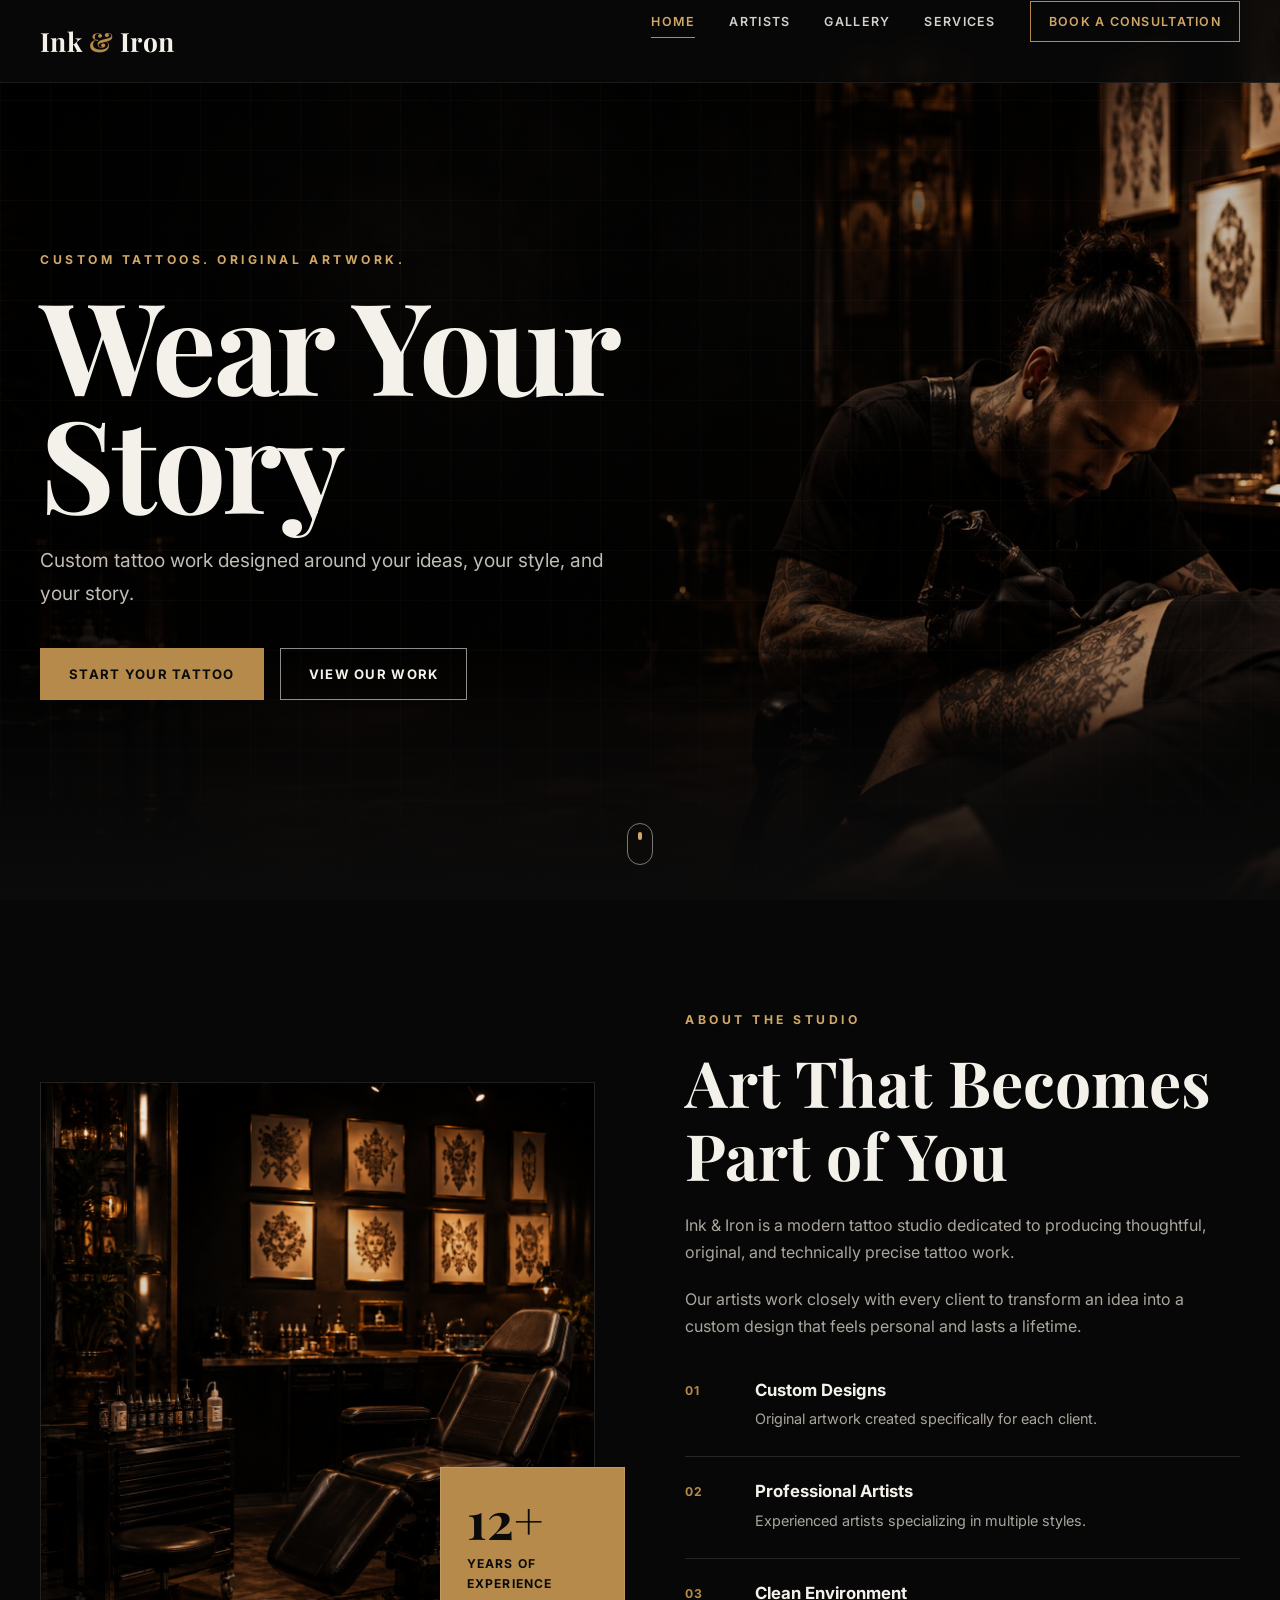
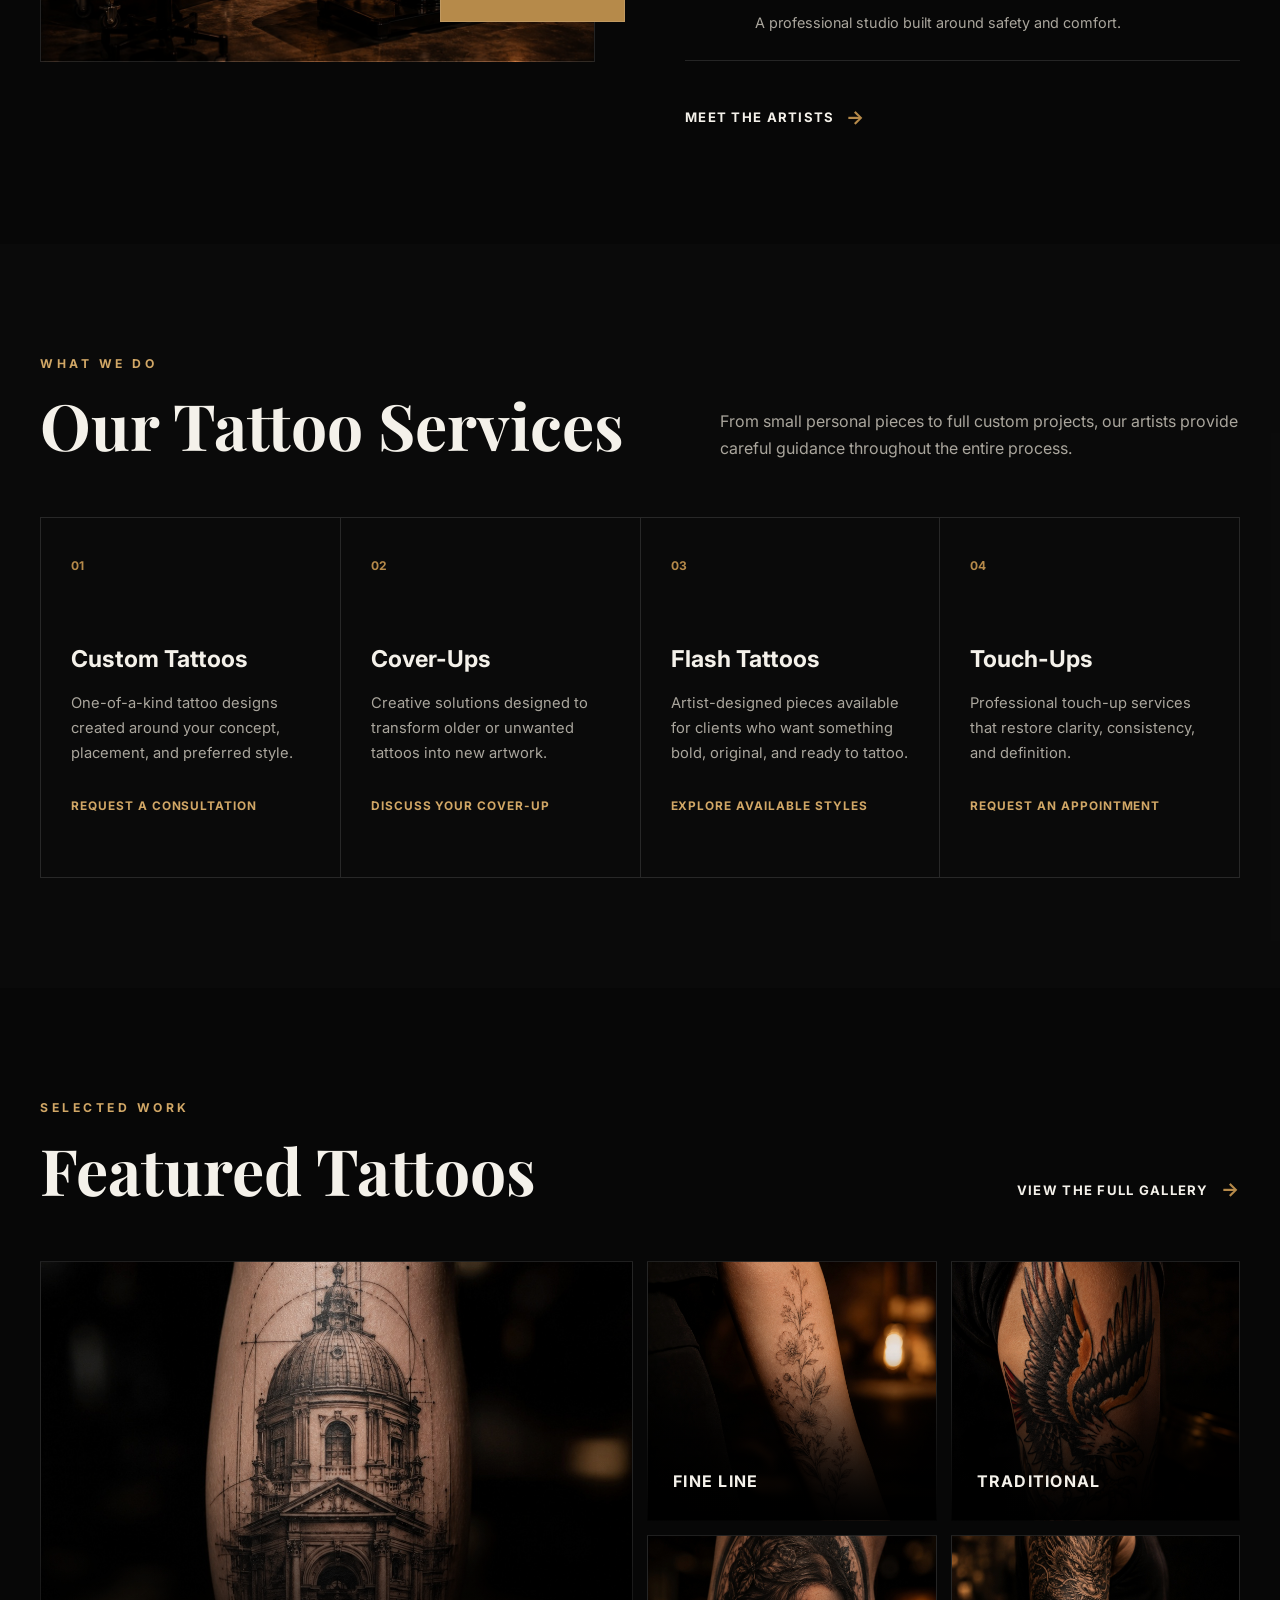
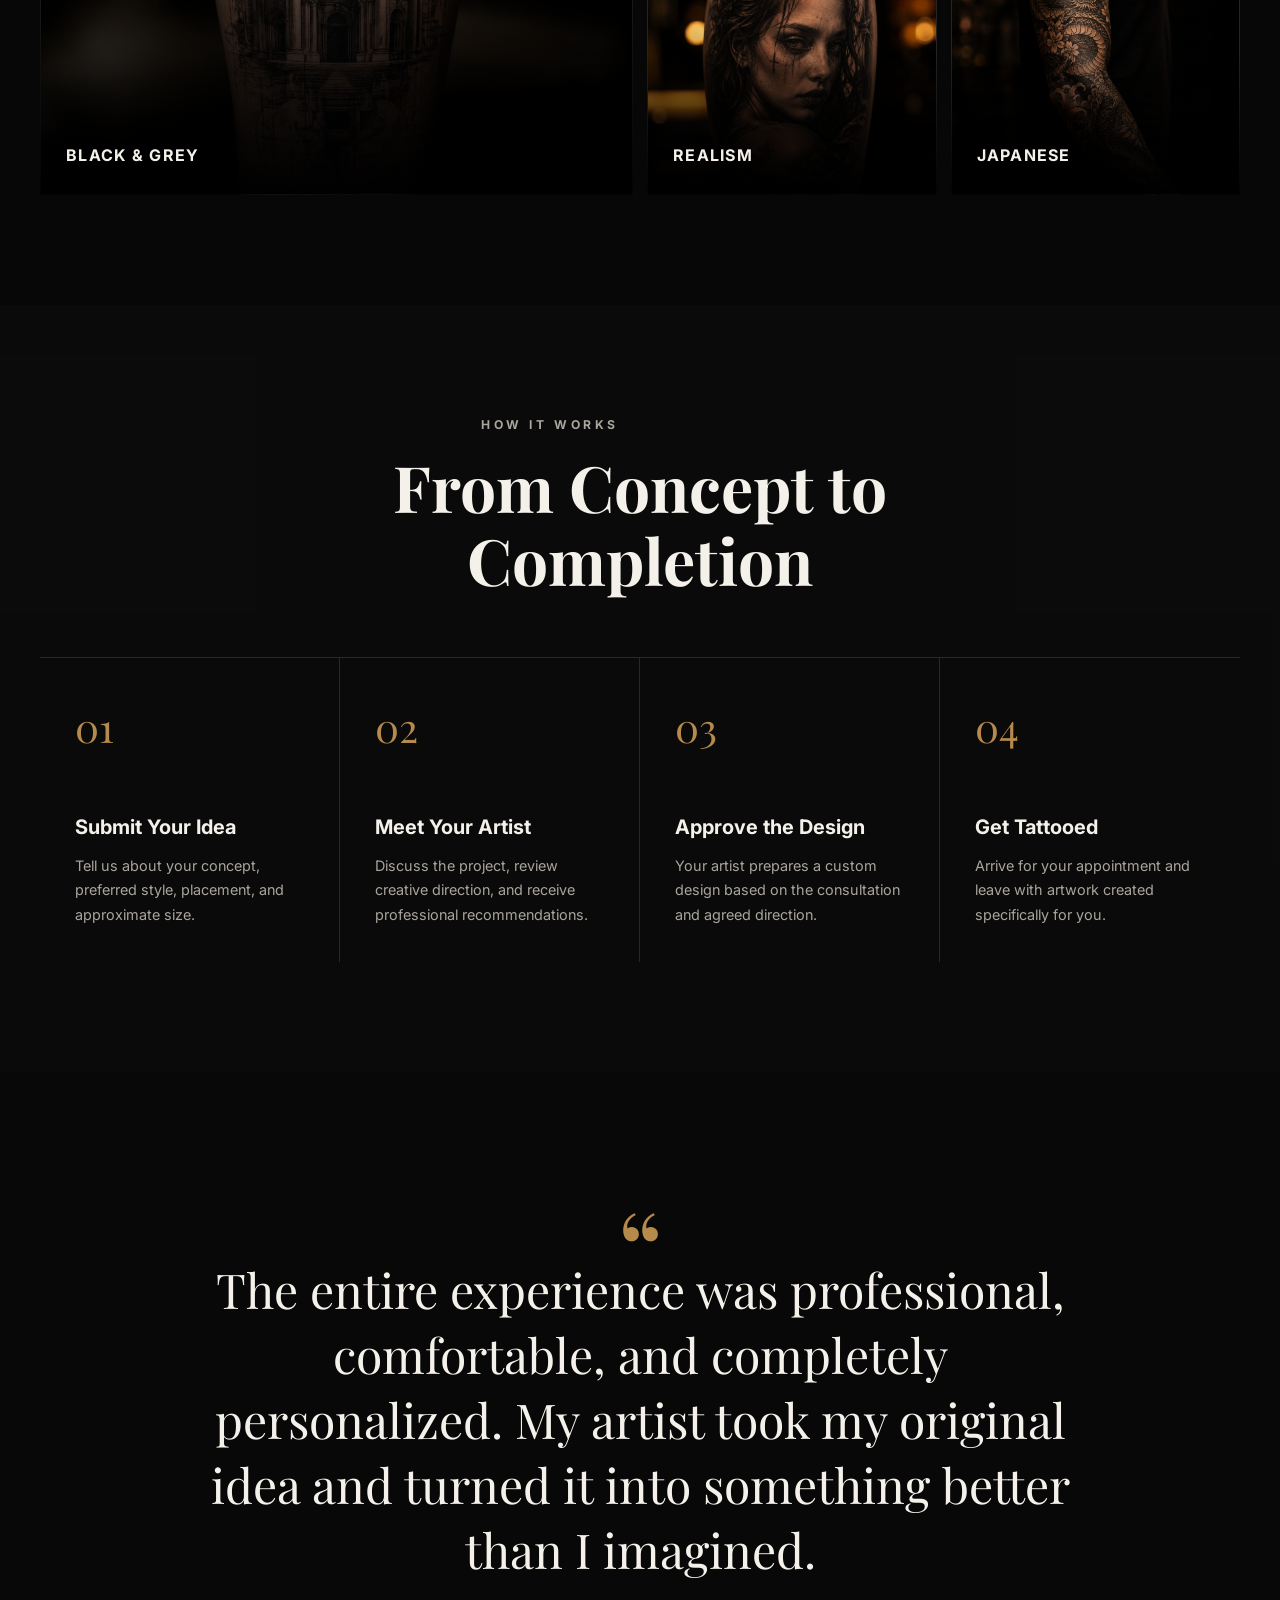
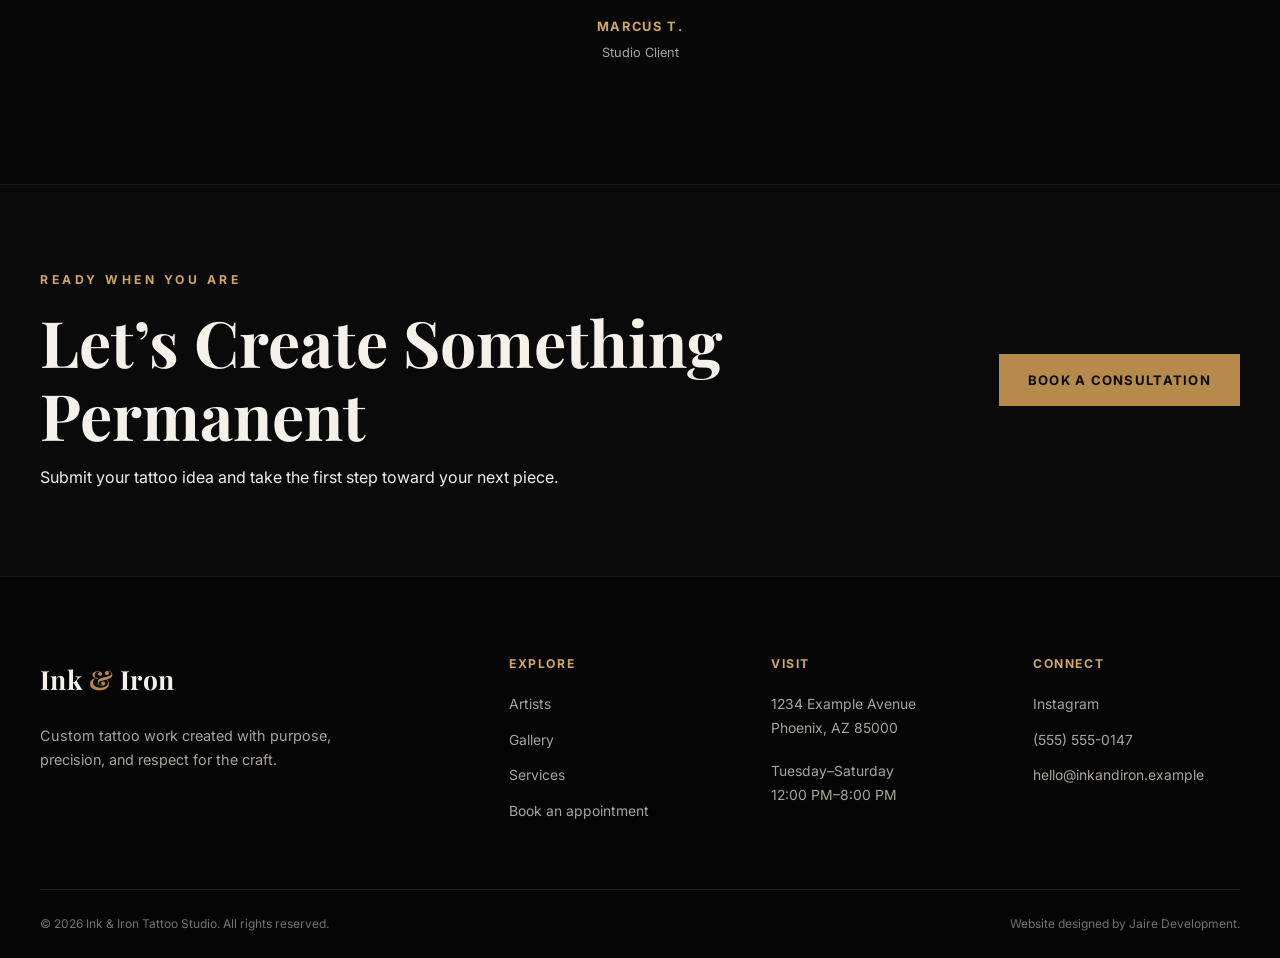
<file: index.html>
<!doctype html>
<html lang="en">
  <head>
    <meta charset="UTF-8" />

    <meta name="viewport" content="width=device-width, initial-scale=1.0" />

    <meta
      name="description"
      content="Ink & Iron Tattoo Studio creates custom tattoos in a clean, professional, and welcoming environment."
    />

    <title>Ink & Iron Tattoo Studio</title>

    <link rel="stylesheet" href="css/styles.css" />
  </head>

  <body class="themed-page home-page">
    <div class="page-floral-background home-floral" aria-hidden="true">
      <svg
        viewBox="0 0 1440 1200"
        preserveAspectRatio="xMidYMid slice"
        xmlns="http://www.w3.org/2000/svg"
      >
        <!-- Right thorn vine -->
        <path
          class="page-vine"
          d="M1390 1250
         C1320 1080, 1410 930, 1320 780
         C1245 650, 1370 520, 1295 390
         C1235 280, 1325 150, 1260 -80"
        />

        <path class="page-thorn" d="M1333 1050 L1288 1018 L1322 1088 Z" />
        <path class="page-thorn" d="M1344 875 L1387 842 L1342 914 Z" />
        <path class="page-thorn" d="M1308 690 L1265 655 L1301 730 Z" />
        <path class="page-thorn" d="M1322 505 L1367 470 L1319 545 Z" />
        <path class="page-thorn" d="M1278 325 L1238 292 L1275 365 Z" />

        <path
          class="page-leaf"
          d="M1320 970 C1250 936, 1215 984, 1285 1020 C1317 1018, 1334 998, 1320 970 Z"
        />
        <path
          class="page-leaf"
          d="M1325 750 C1395 722, 1412 780, 1340 810 C1310 796, 1305 773, 1325 750 Z"
        />
        <path
          class="page-leaf"
          d="M1295 560 C1228 528, 1198 578, 1265 612 C1295 610, 1310 588, 1295 560 Z"
        />

        <!-- Left lower thorn vine -->
        <path
          class="page-vine"
          d="M-60 1120
         C80 1080, 110 950, 210 900
         C310 850, 270 725, 375 660"
        />

        <path class="page-thorn" d="M72 1057 L46 1009 L105 1043 Z" />
        <path class="page-thorn" d="M185 920 L153 880 L220 901 Z" />
        <path class="page-thorn" d="M287 775 L260 732 L324 755 Z" />

        <!-- Large black dahlia -->
        <g class="dahlia" transform="translate(1220 250)">
          <ellipse class="dahlia-petal petal-a" rx="24" ry="92" cy="-55" />
          <ellipse
            class="dahlia-petal petal-b"
            rx="24"
            ry="92"
            cy="-55"
            transform="rotate(30)"
          />
          <ellipse
            class="dahlia-petal petal-a"
            rx="24"
            ry="92"
            cy="-55"
            transform="rotate(60)"
          />
          <ellipse
            class="dahlia-petal petal-b"
            rx="24"
            ry="92"
            cy="-55"
            transform="rotate(90)"
          />
          <ellipse
            class="dahlia-petal petal-a"
            rx="24"
            ry="92"
            cy="-55"
            transform="rotate(120)"
          />
          <ellipse
            class="dahlia-petal petal-b"
            rx="24"
            ry="92"
            cy="-55"
            transform="rotate(150)"
          />
          <ellipse
            class="dahlia-petal petal-a"
            rx="24"
            ry="92"
            cy="-55"
            transform="rotate(180)"
          />
          <ellipse
            class="dahlia-petal petal-b"
            rx="24"
            ry="92"
            cy="-55"
            transform="rotate(210)"
          />
          <ellipse
            class="dahlia-petal petal-a"
            rx="24"
            ry="92"
            cy="-55"
            transform="rotate(240)"
          />
          <ellipse
            class="dahlia-petal petal-b"
            rx="24"
            ry="92"
            cy="-55"
            transform="rotate(270)"
          />
          <ellipse
            class="dahlia-petal petal-a"
            rx="24"
            ry="92"
            cy="-55"
            transform="rotate(300)"
          />
          <ellipse
            class="dahlia-petal petal-b"
            rx="24"
            ry="92"
            cy="-55"
            transform="rotate(330)"
          />

          <ellipse class="dahlia-inner" rx="18" ry="52" cy="-28" />
          <ellipse
            class="dahlia-inner"
            rx="18"
            ry="52"
            cy="-28"
            transform="rotate(45)"
          />
          <ellipse
            class="dahlia-inner"
            rx="18"
            ry="52"
            cy="-28"
            transform="rotate(90)"
          />
          <ellipse
            class="dahlia-inner"
            rx="18"
            ry="52"
            cy="-28"
            transform="rotate(135)"
          />
          <ellipse
            class="dahlia-inner"
            rx="18"
            ry="52"
            cy="-28"
            transform="rotate(180)"
          />
          <ellipse
            class="dahlia-inner"
            rx="18"
            ry="52"
            cy="-28"
            transform="rotate(225)"
          />
          <ellipse
            class="dahlia-inner"
            rx="18"
            ry="52"
            cy="-28"
            transform="rotate(270)"
          />
          <ellipse
            class="dahlia-inner"
            rx="18"
            ry="52"
            cy="-28"
            transform="rotate(315)"
          />

          <circle class="dahlia-center" r="22" />
        </g>

        <!-- Smaller lower-left dahlia -->
        <g class="dahlia" transform="translate(175 1000) scale(0.68)">
          <ellipse class="dahlia-petal petal-a" rx="24" ry="92" cy="-55" />
          <ellipse
            class="dahlia-petal petal-b"
            rx="24"
            ry="92"
            cy="-55"
            transform="rotate(45)"
          />
          <ellipse
            class="dahlia-petal petal-a"
            rx="24"
            ry="92"
            cy="-55"
            transform="rotate(90)"
          />
          <ellipse
            class="dahlia-petal petal-b"
            rx="24"
            ry="92"
            cy="-55"
            transform="rotate(135)"
          />
          <ellipse
            class="dahlia-petal petal-a"
            rx="24"
            ry="92"
            cy="-55"
            transform="rotate(180)"
          />
          <ellipse
            class="dahlia-petal petal-b"
            rx="24"
            ry="92"
            cy="-55"
            transform="rotate(225)"
          />
          <ellipse
            class="dahlia-petal petal-a"
            rx="24"
            ry="92"
            cy="-55"
            transform="rotate(270)"
          />
          <ellipse
            class="dahlia-petal petal-b"
            rx="24"
            ry="92"
            cy="-55"
            transform="rotate(315)"
          />

          <ellipse class="dahlia-inner" rx="18" ry="52" cy="-28" />
          <ellipse
            class="dahlia-inner"
            rx="18"
            ry="52"
            cy="-28"
            transform="rotate(60)"
          />
          <ellipse
            class="dahlia-inner"
            rx="18"
            ry="52"
            cy="-28"
            transform="rotate(120)"
          />
          <ellipse
            class="dahlia-inner"
            rx="18"
            ry="52"
            cy="-28"
            transform="rotate(180)"
          />
          <ellipse
            class="dahlia-inner"
            rx="18"
            ry="52"
            cy="-28"
            transform="rotate(240)"
          />
          <ellipse
            class="dahlia-inner"
            rx="18"
            ry="52"
            cy="-28"
            transform="rotate(300)"
          />

          <circle class="dahlia-center" r="22" />
        </g>
      </svg>
    </div>
    <!-- Header -->
    <header class="site-header">
      <nav class="navbar" aria-label="Main navigation">
        <a href="index.html" class="logo"> Ink <span>&</span> Iron </a>

        <button
          class="menu-toggle"
          type="button"
          aria-label="Open navigation menu"
          aria-expanded="false"
        >
          <span></span>
          <span></span>
          <span></span>
        </button>

        <ul class="nav-links">
          <li><a href="index.html" class="active">Home</a></li>
          <li><a href="artists.html">Artists</a></li>
          <li><a href="gallery.html">Gallery</a></li>
          <li><a href="#services">Services</a></li>
          <li>
            <a href="booking.html" class="nav-button"> Book a Consultation </a>
          </li>
        </ul>
      </nav>
    </header>

    <main>
      <!-- Hero -->
      <section class="hero">
        <div class="hero-overlay"></div>

        <div class="hero-content">
          <p class="eyebrow">Custom tattoos. Original artwork.</p>

          <h1>Wear Your Story</h1>

          <p class="hero-description">
            Custom tattoo work designed around your ideas, your style, and your
            story.
          </p>

          <div class="hero-actions">
            <a href="booking.html" class="button button-primary">
              Start Your Tattoo
            </a>

            <a href="gallery.html" class="button button-outline">
              View Our Work
            </a>
          </div>
        </div>

        <a href="#about" class="scroll-indicator" aria-label="Scroll to about">
          <span></span>
        </a>
      </section>

      <!-- About -->
      <section class="section about-section" id="about">
        <div class="section-container about-grid">
          <div class="about-visual" aria-hidden="true">
            <div class="image-placeholder">
              <span>Ink & Iron</span>
            </div>

            <div class="experience-badge">
              <strong>12+</strong>
              <span>Years of Experience</span>
            </div>
          </div>

          <div class="about-content">
            <p class="section-label">About the studio</p>

            <h2>Art That Becomes Part of You</h2>

            <p>
              Ink & Iron is a modern tattoo studio dedicated to producing
              thoughtful, original, and technically precise tattoo work.
            </p>

            <p>
              Our artists work closely with every client to transform an idea
              into a custom design that feels personal and lasts a lifetime.
            </p>

            <div class="studio-features">
              <div class="feature">
                <span class="feature-number">01</span>

                <div>
                  <h3>Custom Designs</h3>
                  <p>Original artwork created specifically for each client.</p>
                </div>
              </div>

              <div class="feature">
                <span class="feature-number">02</span>

                <div>
                  <h3>Professional Artists</h3>
                  <p>Experienced artists specializing in multiple styles.</p>
                </div>
              </div>

              <div class="feature">
                <span class="feature-number">03</span>

                <div>
                  <h3>Clean Environment</h3>
                  <p>A professional studio built around safety and comfort.</p>
                </div>
              </div>
            </div>

            <a href="artists.html" class="text-link">
              Meet the artists
              <span aria-hidden="true">→</span>
            </a>
          </div>
        </div>
      </section>

      <!-- Services -->
      <section class="section services-section" id="services">
        <div class="section-container">
          <div class="section-heading">
            <div>
              <p class="section-label">What we do</p>
              <h2>Our Tattoo Services</h2>
            </div>

            <p>
              From small personal pieces to full custom projects, our artists
              provide careful guidance throughout the entire process.
            </p>
          </div>

          <div class="services-grid">
            <article class="service-card">
              <span class="service-number">01</span>
              <h3>Custom Tattoos</h3>
              <p>
                One-of-a-kind tattoo designs created around your concept,
                placement, and preferred style.
              </p>
              <a href="booking.html">Request a consultation</a>
            </article>

            <article class="service-card">
              <span class="service-number">02</span>
              <h3>Cover-Ups</h3>
              <p>
                Creative solutions designed to transform older or unwanted
                tattoos into new artwork.
              </p>
              <a href="booking.html">Discuss your cover-up</a>
            </article>

            <article class="service-card">
              <span class="service-number">03</span>
              <h3>Flash Tattoos</h3>
              <p>
                Artist-designed pieces available for clients who want something
                bold, original, and ready to tattoo.
              </p>
              <a href="gallery.html">Explore available styles</a>
            </article>

            <article class="service-card">
              <span class="service-number">04</span>
              <h3>Touch-Ups</h3>
              <p>
                Professional touch-up services that restore clarity,
                consistency, and definition.
              </p>
              <a href="booking.html">Request an appointment</a>
            </article>
          </div>
        </div>
      </section>

      <!-- Featured Work -->
      <section class="section gallery-preview-section">
        <div class="section-container">
          <div class="section-heading">
            <div>
              <p class="section-label">Selected work</p>
              <h2>Featured Tattoos</h2>
            </div>

            <a href="gallery.html" class="text-link">
              View the full gallery
              <span aria-hidden="true">→</span>
            </a>
          </div>

          <div class="gallery-preview-grid">
            <article class="gallery-item gallery-item-large">
              <div class="gallery-placeholder">
                <span>Black & Grey</span>
              </div>
            </article>

            <article class="gallery-item">
              <div class="gallery-placeholder">
                <span>Fine Line</span>
              </div>
            </article>

            <article class="gallery-item">
              <div class="gallery-placeholder">
                <span>Traditional</span>
              </div>
            </article>

            <article class="gallery-item">
              <div class="gallery-placeholder">
                <span>Realism</span>
              </div>
            </article>

            <article class="gallery-item">
              <div class="gallery-placeholder">
                <span>Japanese</span>
              </div>
            </article>
          </div>
        </div>
      </section>

      <!-- Process -->
      <section class="section process-section">
        <div class="section-container">
          <div class="section-heading centered">
            <p class="section-label">How it works</p>
            <h2>From Concept to Completion</h2>
          </div>

          <div class="process-grid">
            <article class="process-step">
              <span>01</span>
              <h3>Submit Your Idea</h3>
              <p>
                Tell us about your concept, preferred style, placement, and
                approximate size.
              </p>
            </article>

            <article class="process-step">
              <span>02</span>
              <h3>Meet Your Artist</h3>
              <p>
                Discuss the project, review creative direction, and receive
                professional recommendations.
              </p>
            </article>

            <article class="process-step">
              <span>03</span>
              <h3>Approve the Design</h3>
              <p>
                Your artist prepares a custom design based on the consultation
                and agreed direction.
              </p>
            </article>

            <article class="process-step">
              <span>04</span>
              <h3>Get Tattooed</h3>
              <p>
                Arrive for your appointment and leave with artwork created
                specifically for you.
              </p>
            </article>
          </div>
        </div>
      </section>

      <!-- Testimonial -->
      <section class="testimonial-section">
        <div class="section-container">
          <blockquote>
            <span class="quote-mark">“</span>

            <p>
              The entire experience was professional, comfortable, and
              completely personalized. My artist took my original idea and
              turned it into something better than I imagined.
            </p>

            <footer>
              <strong>Marcus T.</strong>
              <span>Studio Client</span>
            </footer>
          </blockquote>
        </div>
      </section>

      <!-- Call to Action -->
      <section class="cta-section">
        <div class="section-container cta-content">
          <div>
            <p class="section-label">Ready when you are</p>
            <h2>Let’s Create Something Permanent</h2>
            <p>
              Submit your tattoo idea and take the first step toward your next
              piece.
            </p>
          </div>

          <a href="booking.html" class="button button-primary">
            Book a Consultation
          </a>
        </div>
      </section>
    </main>

    <!-- Footer -->
    <footer class="site-footer">
      <div class="section-container footer-grid">
        <div class="footer-brand">
          <a href="index.html" class="logo"> Ink <span>&</span> Iron </a>

          <p>
            Custom tattoo work created with purpose, precision, and respect for
            the craft.
          </p>
        </div>

        <div class="footer-column">
          <h3>Explore</h3>

          <ul>
            <li><a href="artists.html">Artists</a></li>
            <li><a href="gallery.html">Gallery</a></li>
            <li><a href="#services">Services</a></li>
            <li><a href="booking.html">Book an appointment</a></li>
          </ul>
        </div>

        <div class="footer-column">
          <h3>Visit</h3>

          <address>1234 Example Avenue <br />Phoenix, AZ 85000</address>

          <p>
            Tuesday–Saturday<br />
            12:00 PM–8:00 PM
          </p>
        </div>

        <div class="footer-column">
          <h3>Connect</h3>

          <ul>
            <li>
              <a href="#" aria-label="Visit Ink and Iron on Instagram">
                Instagram
              </a>
            </li>

            <li>
              <a href="tel:+5555550147">(555) 555-0147</a>
            </li>

            <li>
              <a href="mailto:hello@inkandiron.example"> hello@inkandiron.example </a>
            </li>
          </ul>
        </div>
      </div>

      <div class="section-container footer-bottom">
        <p>
          &copy; <span id="current-year"></span> Ink & Iron Tattoo Studio. All
          rights reserved.
        </p>

        <p>Website designed by Jaire Development.</p>
      </div>
    </footer>

    <script src="js/script.js"></script>
  </body>
</html>
</file>
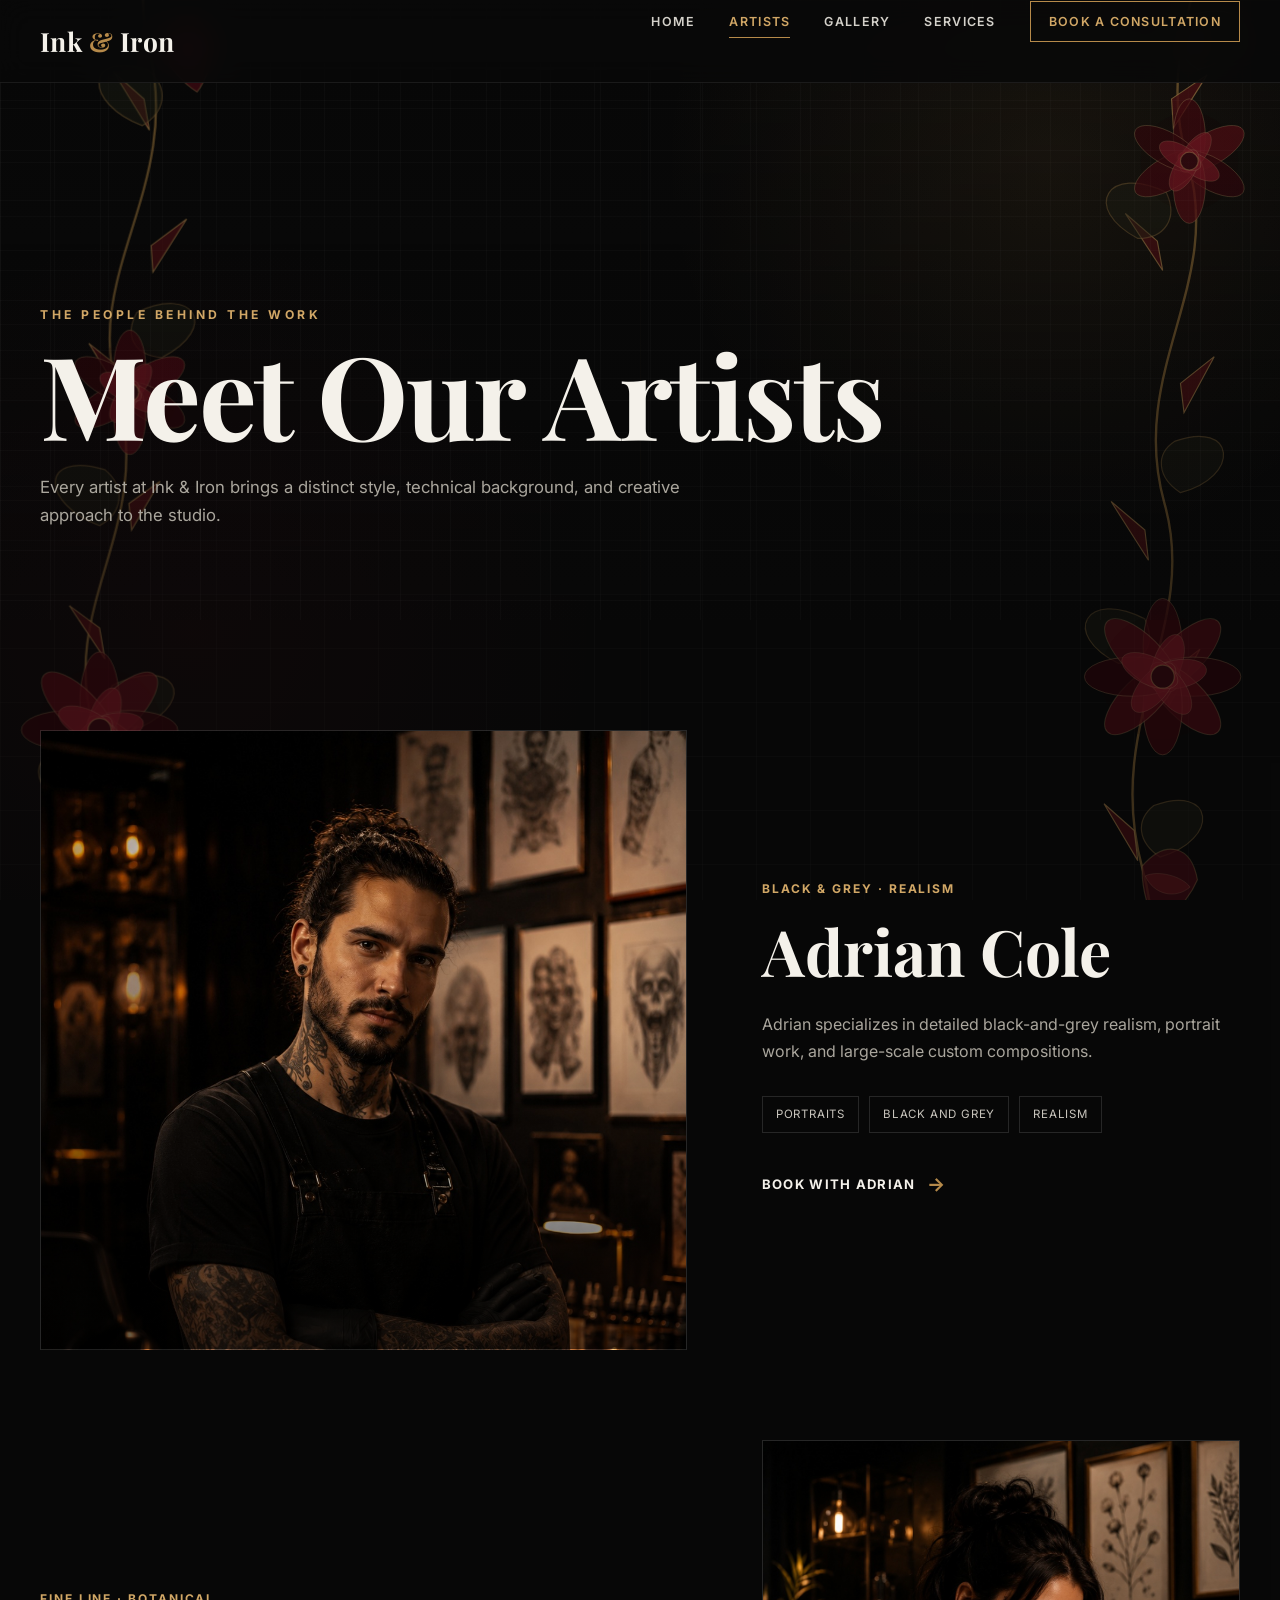
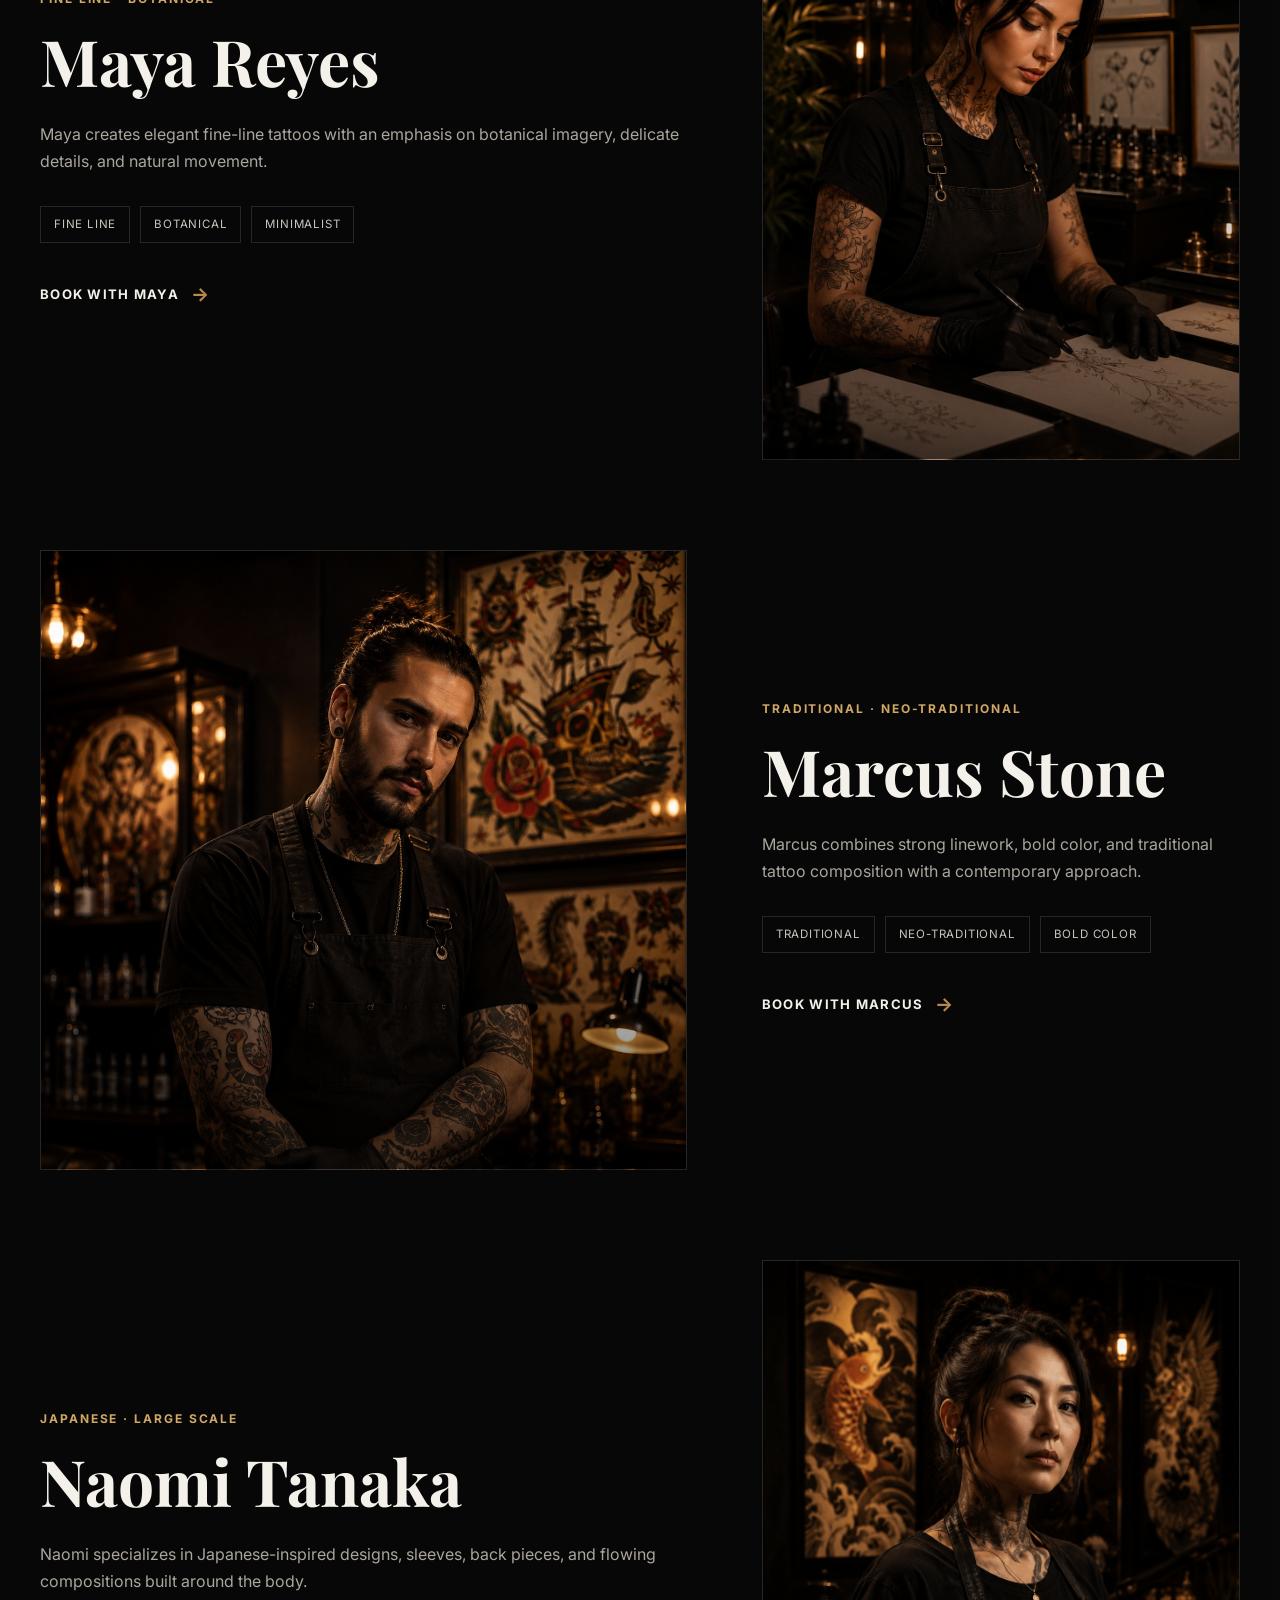
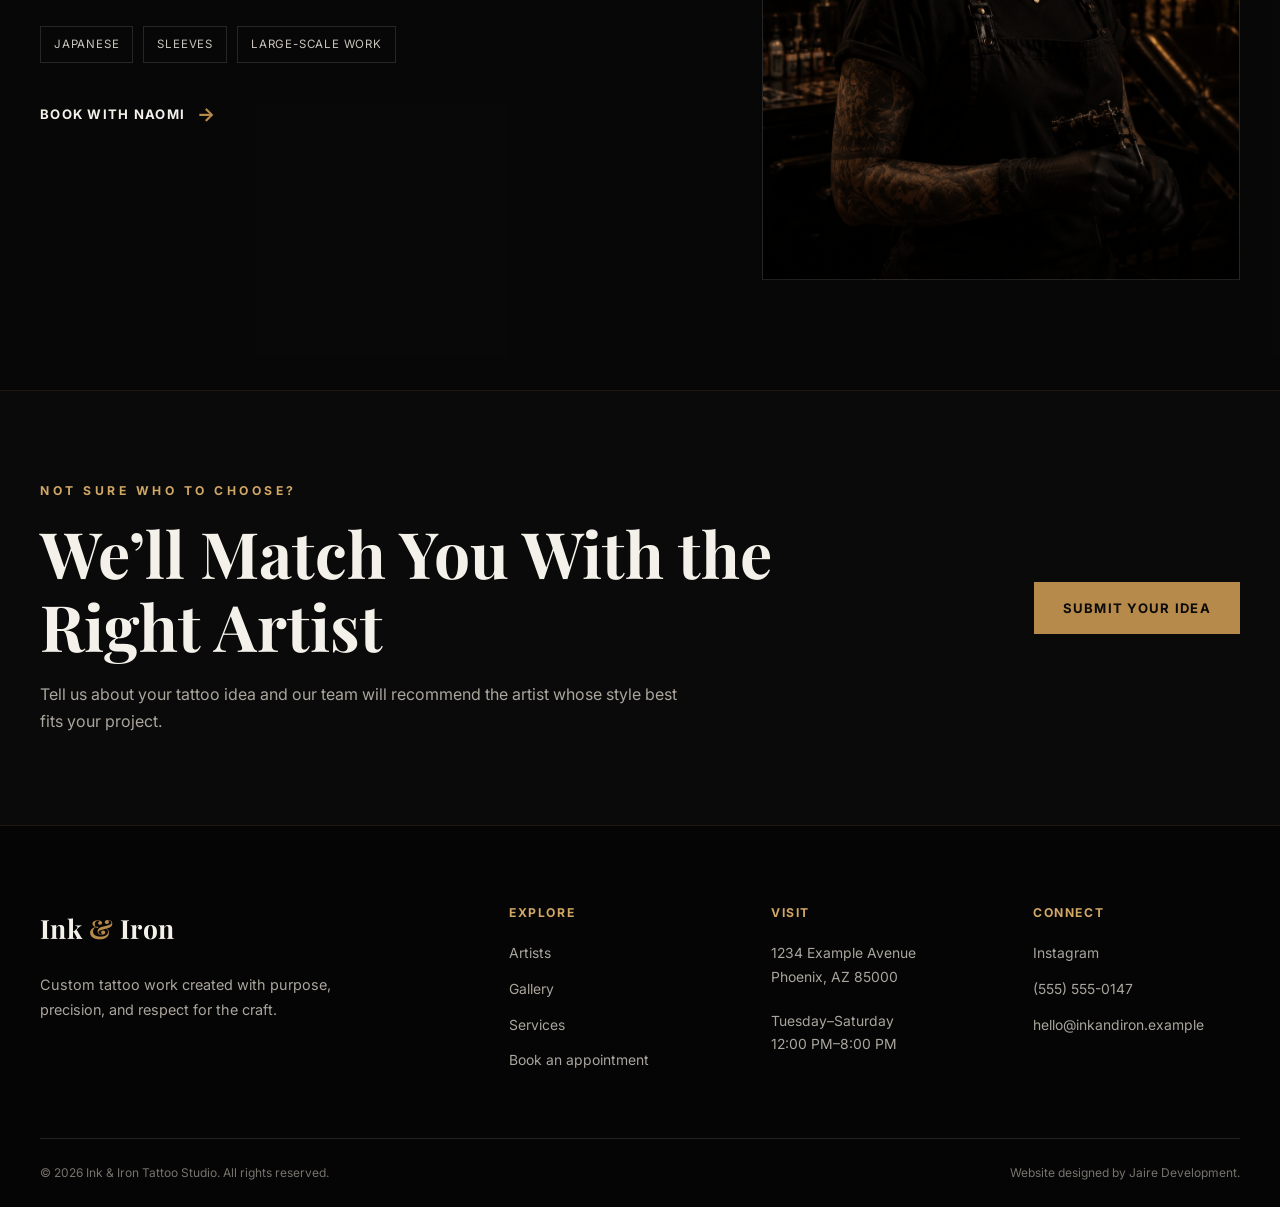
<file: artists.html>
<!doctype html>
<html lang="en">
  <head>
    <meta charset="UTF-8" />

    <meta name="viewport" content="width=device-width, initial-scale=1.0" />

    <meta
      name="description"
      content="Meet the professional tattoo artists at Ink & Iron Tattoo Studio and explore their specialties."
    />

    <title>Our Artists | Ink & Iron Tattoo Studio</title>

    <link rel="stylesheet" href="css/styles.css" />
  </head>

  <body class="themed-page artists-page">
    <div class="vine-background" aria-hidden="true">
  <svg
    viewBox="0 0 1440 1400"
    preserveAspectRatio="xMidYMid slice"
    xmlns="http://www.w3.org/2000/svg"
  >
    <!-- LEFT SIDE -->
    <g class="rose-vine left-side">
      <!-- Main stem -->
      <path
        class="vine-stem"
        d="M70 1460
           C40 1260, 150 1160, 105 1010
           C65 875, 175 785, 132 635
           C92 500, 205 405, 168 250
           C140 145, 205 70, 180 -60"
      />

      <!-- Thorns -->
      <path class="thorn" d="M96 1180 L72 1148 L108 1158 Z" />
      <path class="thorn" d="M120 1040 L154 1010 L126 1070 Z" />
      <path class="thorn" d="M112 900 L78 875 L118 935 Z" />
      <path class="thorn" d="M145 760 L180 735 L148 790 Z" />
      <path class="thorn" d="M138 610 L100 580 L140 645 Z" />
      <path class="thorn" d="M170 470 L210 440 L172 500 Z" />
      <path class="thorn" d="M162 305 L128 275 L168 340 Z" />

      <!-- Leaves -->
      <path class="vine-leaf" d="M92 1110 C28 1088, 24 1025, 99 1042 C124 1061, 118 1090, 92 1110Z" />
      <path class="vine-leaf" d="M126 965 C194 930, 226 980, 158 1012 C126 1011, 112 992, 126 965Z" />
      <path class="vine-leaf" d="M112 785 C45 760, 44 700, 118 722 C142 742, 138 771, 112 785Z" />
      <path class="vine-leaf" d="M154 545 C218 514, 248 562, 182 596 C151 593, 139 572, 154 545Z" />
      <path class="vine-leaf" d="M160 335 C94 310, 94 250, 166 272 C192 294, 185 320, 160 335Z" />

      <!-- Rose 1 -->
      <g class="rose rose-large" transform="translate(112 1015)">
        <ellipse class="rose-shadow" rx="70" ry="70" />
        <ellipse class="rose-petal rose-petal-1" rx="22" ry="54" transform="rotate(0) translate(0 -34)" />
        <ellipse class="rose-petal rose-petal-2" rx="22" ry="54" transform="rotate(45) translate(0 -34)" />
        <ellipse class="rose-petal rose-petal-3" rx="22" ry="54" transform="rotate(90) translate(0 -34)" />
        <ellipse class="rose-petal rose-petal-2" rx="22" ry="54" transform="rotate(135) translate(0 -34)" />
        <ellipse class="rose-petal rose-petal-1" rx="22" ry="54" transform="rotate(180) translate(0 -34)" />
        <ellipse class="rose-petal rose-petal-2" rx="22" ry="54" transform="rotate(225) translate(0 -34)" />
        <ellipse class="rose-petal rose-petal-3" rx="22" ry="54" transform="rotate(270) translate(0 -34)" />
        <ellipse class="rose-petal rose-petal-2" rx="22" ry="54" transform="rotate(315) translate(0 -34)" />

        <ellipse class="rose-petal rose-petal-inner" rx="16" ry="34" transform="rotate(20) translate(0 -16)" />
        <ellipse class="rose-petal rose-petal-inner" rx="16" ry="34" transform="rotate(80) translate(0 -16)" />
        <ellipse class="rose-petal rose-petal-inner" rx="16" ry="34" transform="rotate(145) translate(0 -16)" />
        <ellipse class="rose-petal rose-petal-inner" rx="16" ry="34" transform="rotate(220) translate(0 -16)" />
        <ellipse class="rose-petal rose-petal-inner" rx="16" ry="34" transform="rotate(295) translate(0 -16)" />
        <circle class="rose-center" r="13" />
      </g>

      <!-- Rose 2 -->
      <g class="rose rose-medium" transform="translate(146 635)">
        <ellipse class="rose-shadow" rx="55" ry="55" />
        <ellipse class="rose-petal rose-petal-1" rx="18" ry="42" transform="rotate(0) translate(0 -28)" />
        <ellipse class="rose-petal rose-petal-2" rx="18" ry="42" transform="rotate(60) translate(0 -28)" />
        <ellipse class="rose-petal rose-petal-3" rx="18" ry="42" transform="rotate(120) translate(0 -28)" />
        <ellipse class="rose-petal rose-petal-2" rx="18" ry="42" transform="rotate(180) translate(0 -28)" />
        <ellipse class="rose-petal rose-petal-1" rx="18" ry="42" transform="rotate(240) translate(0 -28)" />
        <ellipse class="rose-petal rose-petal-3" rx="18" ry="42" transform="rotate(300) translate(0 -28)" />

        <ellipse class="rose-petal rose-petal-inner" rx="12" ry="26" transform="rotate(35) translate(0 -12)" />
        <ellipse class="rose-petal rose-petal-inner" rx="12" ry="26" transform="rotate(120) translate(0 -12)" />
        <ellipse class="rose-petal rose-petal-inner" rx="12" ry="26" transform="rotate(210) translate(0 -12)" />
        <ellipse class="rose-petal rose-petal-inner" rx="12" ry="26" transform="rotate(300) translate(0 -12)" />
        <circle class="rose-center" r="10" />
      </g>

      <!-- Small bud -->
      <g class="rose-bud" transform="translate(178 245) rotate(-12)">
        <path class="bud-shape" d="M0 0 C18 -36, 48 -36, 64 0 C60 26, 44 50, 32 60 C20 49, 5 25, 0 0 Z" />
        <path class="bud-cap" d="M6 10 C18 0, 46 0, 58 10 C45 28, 20 28, 6 10 Z" />
      </g>
    </g>

    <!-- RIGHT SIDE -->
    <g class="rose-vine right-side">
      <!-- Main stem -->
      <path
        class="vine-stem"
        d="M1370 -60
           C1400 120, 1290 220, 1336 375
           C1378 515, 1268 610, 1310 760
           C1350 900, 1240 1005, 1285 1170
           C1318 1285, 1262 1370, 1288 1460"
      />

      <!-- Thorns -->
      <path class="thorn" d="M1338 150 L1305 118 L1342 185 Z" />
      <path class="thorn" d="M1318 305 L1358 278 L1320 338 Z" />
      <path class="thorn" d="M1302 465 L1266 434 L1308 498 Z" />
      <path class="thorn" d="M1328 625 L1366 595 L1332 658 Z" />
      <path class="thorn" d="M1288 790 L1250 758 L1292 824 Z" />
      <path class="thorn" d="M1310 955 L1350 924 L1315 988 Z" />
      <path class="thorn" d="M1276 1128 L1242 1098 L1280 1162 Z" />

      <!-- Leaves -->
      <path class="vine-leaf" d="M1344 210 C1412 190, 1418 253, 1348 272 C1322 256, 1319 230, 1344 210Z" />
      <path class="vine-leaf" d="M1312 410 C1246 378, 1216 428, 1280 462 C1310 462, 1326 440, 1312 410Z" />
      <path class="vine-leaf" d="M1322 690 C1390 666, 1397 730, 1328 748 C1302 731, 1299 705, 1322 690Z" />
      <path class="vine-leaf" d="M1288 890 C1222 856, 1192 907, 1258 940 C1288 939, 1301 918, 1288 890Z" />
      <path class="vine-leaf" d="M1298 1100 C1366 1075, 1374 1138, 1305 1158 C1280 1141, 1277 1117, 1298 1100Z" />

      <!-- Rose 1 -->
      <g class="rose rose-medium" transform="translate(1338 375)">
        <ellipse class="rose-shadow" rx="55" ry="55" />
        <ellipse class="rose-petal rose-petal-1" rx="18" ry="42" transform="rotate(0) translate(0 -28)" />
        <ellipse class="rose-petal rose-petal-2" rx="18" ry="42" transform="rotate(60) translate(0 -28)" />
        <ellipse class="rose-petal rose-petal-3" rx="18" ry="42" transform="rotate(120) translate(0 -28)" />
        <ellipse class="rose-petal rose-petal-2" rx="18" ry="42" transform="rotate(180) translate(0 -28)" />
        <ellipse class="rose-petal rose-petal-1" rx="18" ry="42" transform="rotate(240) translate(0 -28)" />
        <ellipse class="rose-petal rose-petal-3" rx="18" ry="42" transform="rotate(300) translate(0 -28)" />

        <ellipse class="rose-petal rose-petal-inner" rx="12" ry="26" transform="rotate(35) translate(0 -12)" />
        <ellipse class="rose-petal rose-petal-inner" rx="12" ry="26" transform="rotate(120) translate(0 -12)" />
        <ellipse class="rose-petal rose-petal-inner" rx="12" ry="26" transform="rotate(210) translate(0 -12)" />
        <ellipse class="rose-petal rose-petal-inner" rx="12" ry="26" transform="rotate(300) translate(0 -12)" />
        <circle class="rose-center" r="10" />
      </g>

      <!-- Rose 2 -->
      <g class="rose rose-large" transform="translate(1308 955)">
        <ellipse class="rose-shadow" rx="70" ry="70" />
        <ellipse class="rose-petal rose-petal-1" rx="22" ry="54" transform="rotate(0) translate(0 -34)" />
        <ellipse class="rose-petal rose-petal-2" rx="22" ry="54" transform="rotate(45) translate(0 -34)" />
        <ellipse class="rose-petal rose-petal-3" rx="22" ry="54" transform="rotate(90) translate(0 -34)" />
        <ellipse class="rose-petal rose-petal-2" rx="22" ry="54" transform="rotate(135) translate(0 -34)" />
        <ellipse class="rose-petal rose-petal-1" rx="22" ry="54" transform="rotate(180) translate(0 -34)" />
        <ellipse class="rose-petal rose-petal-2" rx="22" ry="54" transform="rotate(225) translate(0 -34)" />
        <ellipse class="rose-petal rose-petal-3" rx="22" ry="54" transform="rotate(270) translate(0 -34)" />
        <ellipse class="rose-petal rose-petal-2" rx="22" ry="54" transform="rotate(315) translate(0 -34)" />

        <ellipse class="rose-petal rose-petal-inner" rx="16" ry="34" transform="rotate(20) translate(0 -16)" />
        <ellipse class="rose-petal rose-petal-inner" rx="16" ry="34" transform="rotate(80) translate(0 -16)" />
        <ellipse class="rose-petal rose-petal-inner" rx="16" ry="34" transform="rotate(145) translate(0 -16)" />
        <ellipse class="rose-petal rose-petal-inner" rx="16" ry="34" transform="rotate(220) translate(0 -16)" />
        <ellipse class="rose-petal rose-petal-inner" rx="16" ry="34" transform="rotate(295) translate(0 -16)" />
        <circle class="rose-center" r="13" />
      </g>

      <!-- Small bud -->
      <g class="rose-bud" transform="translate(1285 1168) rotate(14)">
        <path class="bud-shape" d="M0 0 C18 -36, 48 -36, 64 0 C60 26, 44 50, 32 60 C20 49, 5 25, 0 0 Z" />
        <path class="bud-cap" d="M6 10 C18 0, 46 0, 58 10 C45 28, 20 28, 6 10 Z" />
      </g>
    </g>
  </svg>
</div>
    <header class="site-header">
      <nav class="navbar" aria-label="Main navigation">
        <a href="index.html" class="logo"> Ink <span>&</span> Iron </a>

        <button
          class="menu-toggle"
          type="button"
          aria-label="Open navigation menu"
          aria-expanded="false"
        >
          <span></span>
          <span></span>
          <span></span>
        </button>

        <ul class="nav-links">
          <li><a href="index.html">Home</a></li>
          <li><a href="artists.html" class="active">Artists</a></li>
          <li><a href="gallery.html">Gallery</a></li>
          <li><a href="index.html#services">Services</a></li>

          <li>
            <a href="booking.html" class="nav-button"> Book a Consultation </a>
          </li>
        </ul>
      </nav>
    </header>

    <main>
      <section class="page-hero">
        <div class="section-container page-hero-content">
          <p class="section-label">The people behind the work</p>

          <h1>Meet Our Artists</h1>

          <p>
            Every artist at Ink & Iron brings a distinct style, technical
            background, and creative approach to the studio.
          </p>
        </div>
      </section>

      <section class="section artists-section">
        <div class="section-container">
          <div class="artists-grid">
            <article class="artist-card">
              <div class="artist-image artist-image-one">
                <span>Artist Photo</span>
              </div>

              <div class="artist-content">
                <p class="artist-role">Black & Grey · Realism</p>

                <h2>Adrian Cole</h2>

                <p>
                  Adrian specializes in detailed black-and-grey realism,
                  portrait work, and large-scale custom compositions.
                </p>

                <ul class="artist-specialties">
                  <li>Portraits</li>
                  <li>Black and grey</li>
                  <li>Realism</li>
                </ul>

                <a href="booking.html" class="text-link">
                  Book with Adrian
                  <span aria-hidden="true">→</span>
                </a>
              </div>
            </article>

            <article class="artist-card">
              <div class="artist-image artist-image-two">
                <span>Artist Photo</span>
              </div>

              <div class="artist-content">
                <p class="artist-role">Fine Line · Botanical</p>

                <h2>Maya Reyes</h2>

                <p>
                  Maya creates elegant fine-line tattoos with an emphasis on
                  botanical imagery, delicate details, and natural movement.
                </p>

                <ul class="artist-specialties">
                  <li>Fine line</li>
                  <li>Botanical</li>
                  <li>Minimalist</li>
                </ul>

                <a href="booking.html" class="text-link">
                  Book with Maya
                  <span aria-hidden="true">→</span>
                </a>
              </div>
            </article>

            <article class="artist-card">
              <div class="artist-image artist-image-three">
                <span>Artist Photo</span>
              </div>

              <div class="artist-content">
                <p class="artist-role">Traditional · Neo-Traditional</p>

                <h2>Marcus Stone</h2>

                <p>
                  Marcus combines strong linework, bold color, and traditional
                  tattoo composition with a contemporary approach.
                </p>

                <ul class="artist-specialties">
                  <li>Traditional</li>
                  <li>Neo-traditional</li>
                  <li>Bold color</li>
                </ul>

                <a href="booking.html" class="text-link">
                  Book with Marcus
                  <span aria-hidden="true">→</span>
                </a>
              </div>
            </article>

            <article class="artist-card">
              <div class="artist-image artist-image-four">
                <span>Artist Photo</span>
              </div>

              <div class="artist-content">
                <p class="artist-role">Japanese · Large Scale</p>

                <h2>Naomi Tanaka</h2>

                <p>
                  Naomi specializes in Japanese-inspired designs, sleeves, back
                  pieces, and flowing compositions built around the body.
                </p>

                <ul class="artist-specialties">
                  <li>Japanese</li>
                  <li>Sleeves</li>
                  <li>Large-scale work</li>
                </ul>

                <a href="booking.html" class="text-link">
                  Book with Naomi
                  <span aria-hidden="true">→</span>
                </a>
              </div>
            </article>
          </div>
        </div>
      </section>

      <section class="artist-cta">
        <div class="section-container artist-cta-content">
          <div>
            <p class="section-label">Not sure who to choose?</p>

            <h2>We’ll Match You With the Right Artist</h2>

            <p>
              Tell us about your tattoo idea and our team will recommend the
              artist whose style best fits your project.
            </p>
          </div>

          <a href="booking.html" class="button button-primary">
            Submit Your Idea
          </a>
        </div>
      </section>
    </main>

    <footer class="site-footer">
      <div class="section-container footer-grid">
        <div class="footer-brand">
          <a href="index.html" class="logo"> Ink <span>&</span> Iron </a>

          <p>
            Custom tattoo work created with purpose, precision, and respect for
            the craft.
          </p>
        </div>

        <div class="footer-column">
          <h3>Explore</h3>

          <ul>
            <li><a href="artists.html">Artists</a></li>
            <li><a href="gallery.html">Gallery</a></li>
            <li><a href="index.html#services">Services</a></li>
            <li><a href="booking.html">Book an appointment</a></li>
          </ul>
        </div>

        <div class="footer-column">
          <h3>Visit</h3>

          <address>
            1234 Example Avenue <br />
            Phoenix, AZ 85000
          </address>

          <p>
            Tuesday–Saturday<br />
            12:00 PM–8:00 PM
          </p>
        </div>

        <div class="footer-column">
          <h3>Connect</h3>

          <ul>
            <li><a href="#">Instagram</a></li>
            <li><a href="tel:+5555550147">(555) 555-0147</a></li>

            <li>
              <a href="mailto:hello@inkandiron.example"> hello@inkandiron.example </a>
            </li>
          </ul>
        </div>
      </div>

      <div class="section-container footer-bottom">
        <p>
          &copy; <span id="current-year"></span> Ink & Iron Tattoo Studio. All
          rights reserved.
        </p>

        <p>Website designed by Jaire Development.</p>
      </div>
    </footer>

    <script src="js/script.js"></script>
  </body>
</html>
</file>
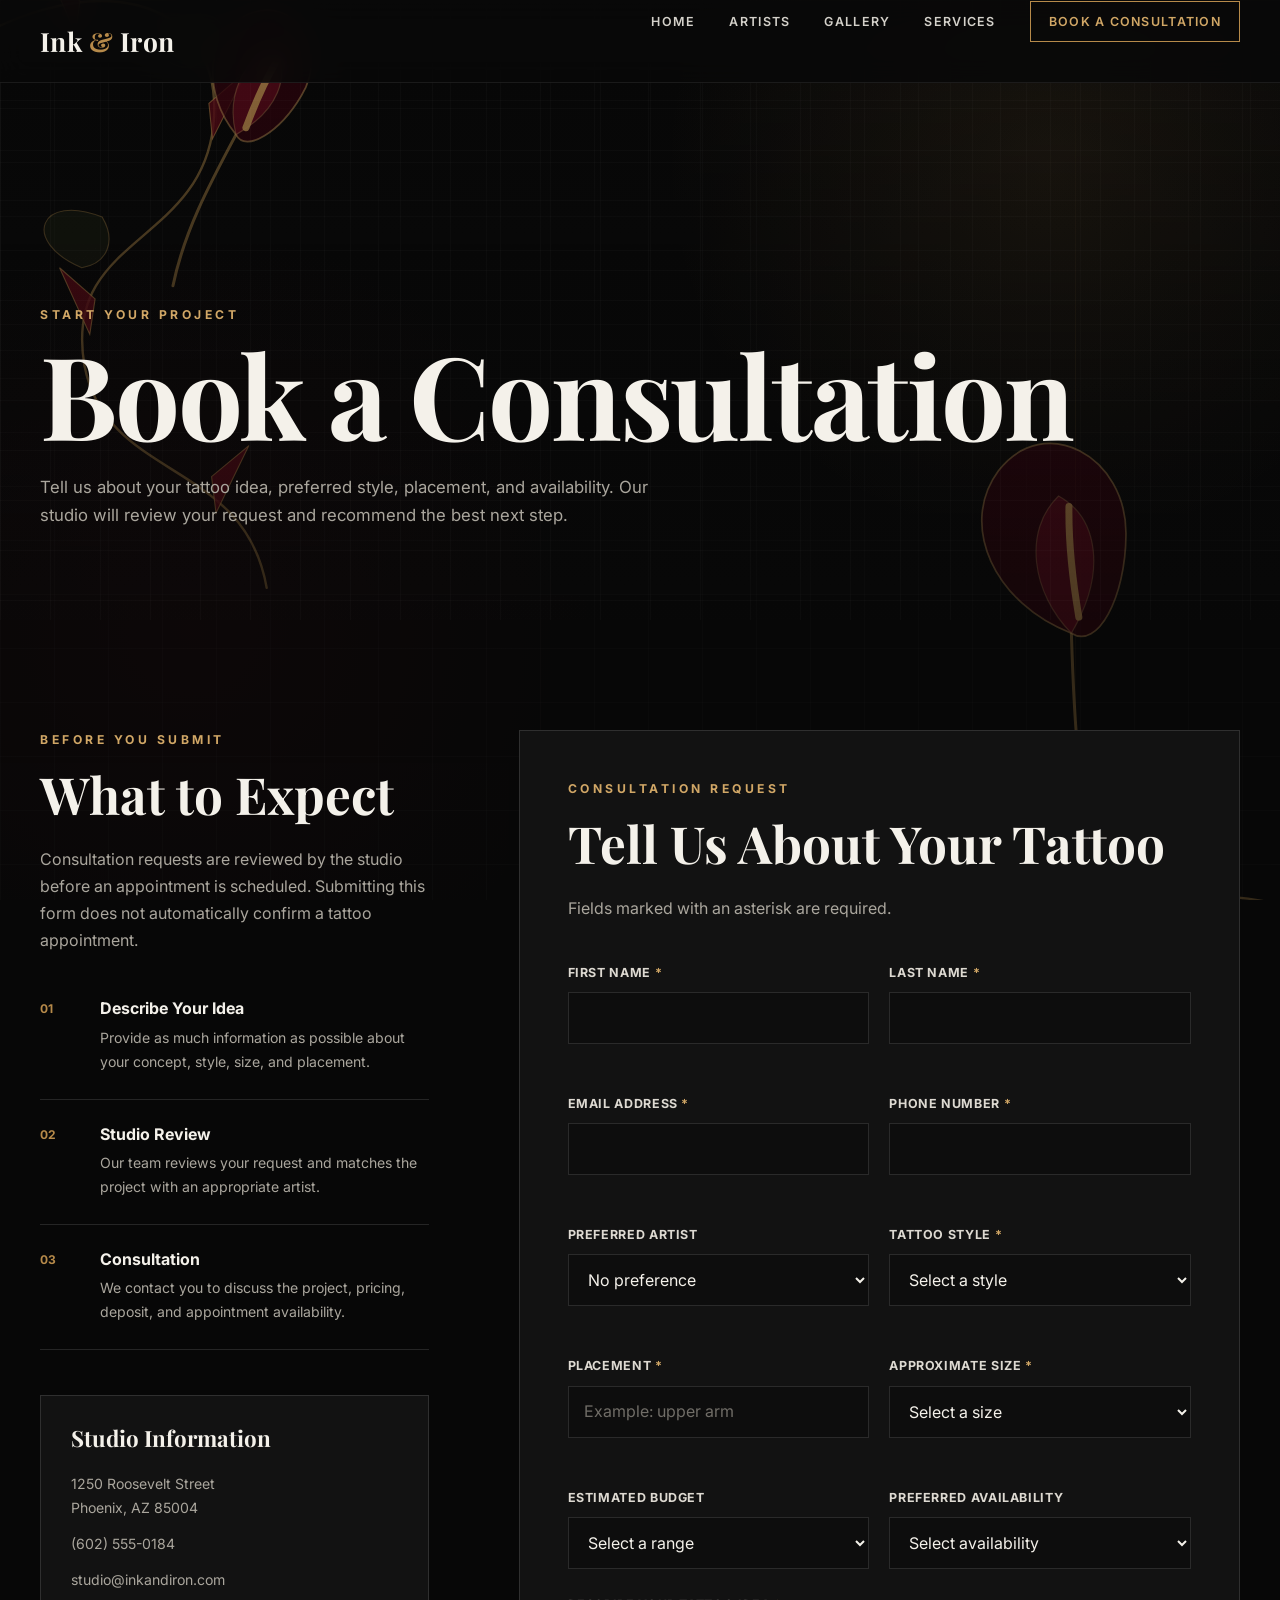
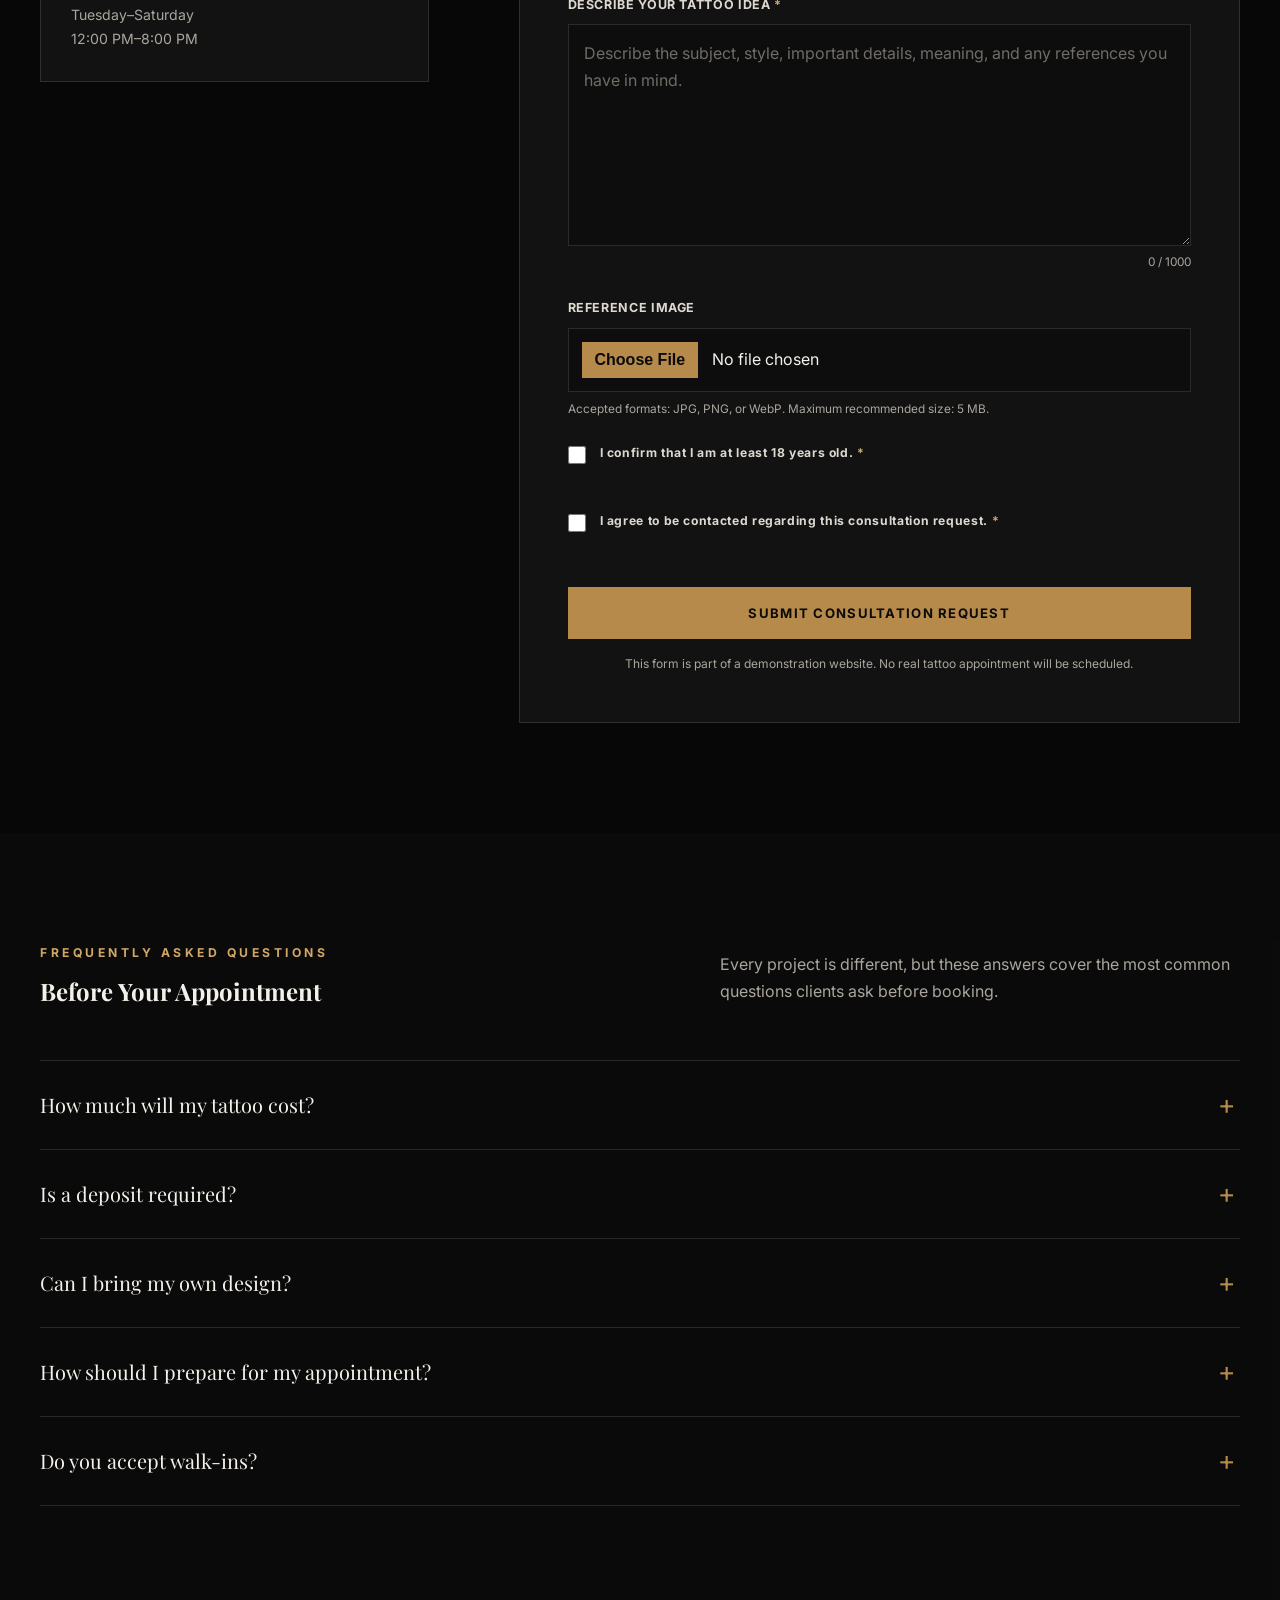
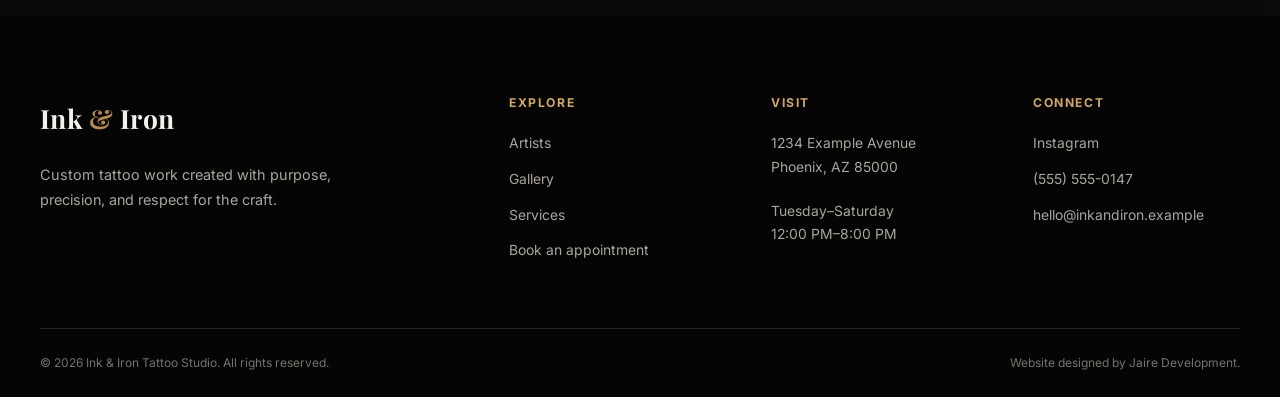
<file: booking.html>
<!DOCTYPE html>
<html lang="en">
  <head>
    <meta charset="UTF-8" />

    <meta
      name="viewport"
      content="width=device-width, initial-scale=1.0"
    />

    <meta
      name="description"
      content="Request a tattoo consultation with an artist at Ink & Iron Tattoo Studio."
    />

    <title>Book a Consultation | Ink & Iron Tattoo Studio</title>

    <link rel="stylesheet" href="css/styles.css" />
  </head>

  <body class="themed-page booking-page">
    <div class="page-floral-background booking-floral" aria-hidden="true">
  <svg
    viewBox="0 0 1440 1200"
    preserveAspectRatio="xMidYMid slice"
    xmlns="http://www.w3.org/2000/svg"
  >
    <!-- Top-left coiled vine -->
    <path
      class="page-vine"
      d="M-80 170
         C100 40, 255 90, 240 235
         C225 370, 70 360, 95 505
         C120 635, 275 610, 300 755"
    />

    <path class="page-thorn" d="M90 95 L52 56 L85 132 Z" />
    <path class="page-thorn" d="M235 210 L278 173 L239 250 Z" />
    <path class="page-thorn" d="M107 430 L67 395 L101 470 Z" />
    <path class="page-thorn" d="M238 630 L280 595 L243 671 Z" />

    <path
      class="page-leaf"
      d="M183 120 C250 88, 280 138, 215 170 C185 170, 168 146, 183 120 Z"
    />
    <path
      class="page-leaf"
      d="M115 338 C45 310, 22 365, 92 395 C121 390, 131 365, 115 338 Z"
    />

    <!-- Bottom-right thorn vine -->
    <path
      class="page-vine"
      d="M1510 1140
         C1340 1050, 1280 1165, 1140 1055
         C1010 950, 930 1060, 805 930"
    />

    <path class="page-thorn" d="M1338 1086 L1375 1040 L1342 1125 Z" />
    <path class="page-thorn" d="M1150 1058 L1108 1025 L1144 1098 Z" />
    <path class="page-thorn" d="M950 1006 L992 963 L957 1045 Z" />

    <!-- Large calla lily -->
    <g class="calla" transform="translate(1190 840) rotate(-12)">
      <path class="calla-stem" d="M0 240 C-10 150, 5 65, 22 -30" />

      <path
        class="calla-petal"
        d="M22 -30
           C-55 -80, -78 -175, -20 -226
           C44 -280, 125 -212, 105 -125
           C90 -57, 47 -5, 22 -30 Z"
      />

      <path
        class="calla-inner"
        d="M22 -30
           C-12 -83, -8 -154, 40 -184
           C78 -151, 76 -89, 22 -30 Z"
      />

      <path class="calla-spadix" d="M34 -46 C36 -95, 41 -135, 49 -170" />
    </g>

    <!-- Smaller top-left calla lily -->
    <g class="calla" transform="translate(245 260) rotate(18) scale(0.68)">
      <path class="calla-stem" d="M0 240 C-10 150, 5 65, 22 -30" />

      <path
        class="calla-petal"
        d="M22 -30
           C-55 -80, -78 -175, -20 -226
           C44 -280, 125 -212, 105 -125
           C90 -57, 47 -5, 22 -30 Z"
      />

      <path
        class="calla-inner"
        d="M22 -30
           C-12 -83, -8 -154, 40 -184
           C78 -151, 76 -89, 22 -30 Z"
      />

      <path class="calla-spadix" d="M34 -46 C36 -95, 41 -135, 49 -170" />
    </g>
  </svg>
</div>
    <header class="site-header">
      <nav class="navbar" aria-label="Main navigation">
        <a href="index.html" class="logo">
          Ink <span>&</span> Iron
        </a>

        <button
          class="menu-toggle"
          type="button"
          aria-label="Open navigation menu"
          aria-expanded="false"
        >
          <span></span>
          <span></span>
          <span></span>
        </button>

        <ul class="nav-links">
          <li><a href="index.html">Home</a></li>
          <li><a href="artists.html">Artists</a></li>
          <li><a href="gallery.html">Gallery</a></li>
          <li><a href="index.html#services">Services</a></li>

          <li>
            <a href="booking.html" class="nav-button active">
              Book a Consultation
            </a>
          </li>
        </ul>
      </nav>
    </header>

    <main>
      <section class="page-hero booking-page-hero">
        <div class="section-container page-hero-content">
          <p class="section-label">Start your project</p>

          <h1>Book a Consultation</h1>

          <p>
            Tell us about your tattoo idea, preferred style, placement, and
            availability. Our studio will review your request and recommend the
            best next step.
          </p>
        </div>
      </section>

      <section class="section booking-section">
        <div class="section-container booking-layout">
          <aside class="booking-information">
            <p class="section-label">Before you submit</p>

            <h2>What to Expect</h2>

            <p>
              Consultation requests are reviewed by the studio before an
              appointment is scheduled. Submitting this form does not
              automatically confirm a tattoo appointment.
            </p>

            <div class="booking-steps">
              <article class="booking-step">
                <span>01</span>

                <div>
                  <h3>Describe Your Idea</h3>
                  <p>
                    Provide as much information as possible about your concept,
                    style, size, and placement.
                  </p>
                </div>
              </article>

              <article class="booking-step">
                <span>02</span>

                <div>
                  <h3>Studio Review</h3>
                  <p>
                    Our team reviews your request and matches the project with
                    an appropriate artist.
                  </p>
                </div>
              </article>

              <article class="booking-step">
                <span>03</span>

                <div>
                  <h3>Consultation</h3>
                  <p>
                    We contact you to discuss the project, pricing, deposit,
                    and appointment availability.
                  </p>
                </div>
              </article>
            </div>

            <div class="booking-contact-card">
              <h3>Studio Information</h3>

              <address>
                1250 Roosevelt Street<br />
                Phoenix, AZ 85004
              </address>

              <a href="tel:+16025550184">(602) 555-0184</a>

              <a href="mailto:studio@inkandiron.com">
                studio@inkandiron.com
              </a>

              <p>
                Tuesday–Saturday<br />
                12:00 PM–8:00 PM
              </p>
            </div>
          </aside>

          <div class="booking-form-wrapper">
            <div class="form-heading">
              <p class="section-label">Consultation request</p>
              <h2>Tell Us About Your Tattoo</h2>
              <p>
                Fields marked with an asterisk are required.
              </p>
            </div>

            <form class="booking-form" id="booking-form" novalidate>
              <div class="form-grid">
                <div class="form-group">
                  <label for="first-name">
                    First name <span aria-hidden="true">*</span>
                  </label>

                  <input
                    type="text"
                    id="first-name"
                    name="firstName"
                    autocomplete="given-name"
                    required
                  />

                  <small class="field-error"></small>
                </div>

                <div class="form-group">
                  <label for="last-name">
                    Last name <span aria-hidden="true">*</span>
                  </label>

                  <input
                    type="text"
                    id="last-name"
                    name="lastName"
                    autocomplete="family-name"
                    required
                  />

                  <small class="field-error"></small>
                </div>

                <div class="form-group">
                  <label for="email">
                    Email address <span aria-hidden="true">*</span>
                  </label>

                  <input
                    type="email"
                    id="email"
                    name="email"
                    autocomplete="email"
                    required
                  />

                  <small class="field-error"></small>
                </div>

                <div class="form-group">
                  <label for="phone">
                    Phone number <span aria-hidden="true">*</span>
                  </label>

                  <input
                    type="tel"
                    id="phone"
                    name="phone"
                    autocomplete="tel"
                    required
                  />

                  <small class="field-error"></small>
                </div>

                <div class="form-group">
                  <label for="artist">Preferred artist</label>

                  <select id="artist" name="artist">
                    <option value="">No preference</option>
                    <option value="adrian-cole">Adrian Cole</option>
                    <option value="maya-reyes">Maya Reyes</option>
                    <option value="marcus-stone">Marcus Stone</option>
                    <option value="naomi-tanaka">Naomi Tanaka</option>
                  </select>
                </div>

                <div class="form-group">
                  <label for="tattoo-style">
                    Tattoo style <span aria-hidden="true">*</span>
                  </label>

                  <select id="tattoo-style" name="tattooStyle" required>
                    <option value="">Select a style</option>
                    <option value="black-grey">Black and grey</option>
                    <option value="realism">Realism</option>
                    <option value="fine-line">Fine line</option>
                    <option value="traditional">Traditional</option>
                    <option value="neo-traditional">
                      Neo-traditional
                    </option>
                    <option value="japanese">Japanese</option>
                    <option value="color">Color</option>
                    <option value="other">Other or unsure</option>
                  </select>

                  <small class="field-error"></small>
                </div>

                <div class="form-group">
                  <label for="placement">
                    Placement <span aria-hidden="true">*</span>
                  </label>

                  <input
                    type="text"
                    id="placement"
                    name="placement"
                    placeholder="Example: upper arm"
                    required
                  />

                  <small class="field-error"></small>
                </div>

                <div class="form-group">
                  <label for="tattoo-size">
                    Approximate size <span aria-hidden="true">*</span>
                  </label>

                  <select id="tattoo-size" name="tattooSize" required>
                    <option value="">Select a size</option>
                    <option value="small">Small — under 3 inches</option>
                    <option value="medium">Medium — 3 to 6 inches</option>
                    <option value="large">Large — over 6 inches</option>
                    <option value="multi-session">
                      Large multi-session project
                    </option>
                  </select>

                  <small class="field-error"></small>
                </div>

                <div class="form-group">
                  <label for="budget">Estimated budget</label>

                  <select id="budget" name="budget">
                    <option value="">Select a range</option>
                    <option value="150-300">$150–$300</option>
                    <option value="300-600">$300–$600</option>
                    <option value="600-1000">$600–$1,000</option>
                    <option value="1000-plus">$1,000+</option>
                    <option value="unsure">Not sure yet</option>
                  </select>
                </div>

                <div class="form-group">
                  <label for="availability">
                    Preferred availability
                  </label>

                  <select id="availability" name="availability">
                    <option value="">Select availability</option>
                    <option value="weekday-afternoon">
                      Weekday afternoons
                    </option>
                    <option value="weekday-evening">
                      Weekday evenings
                    </option>
                    <option value="saturday">Saturday</option>
                    <option value="flexible">Flexible</option>
                  </select>
                </div>

                <div class="form-group form-group-full">
                  <label for="tattoo-description">
                    Describe your tattoo idea
                    <span aria-hidden="true">*</span>
                  </label>

                  <textarea
                    id="tattoo-description"
                    name="tattooDescription"
                    rows="7"
                    minlength="20"
                    placeholder="Describe the subject, style, important details, meaning, and any references you have in mind."
                    required
                  ></textarea>

                  <div class="textarea-information">
                    <small class="field-error"></small>
                    <small id="description-count">0 / 1000</small>
                  </div>
                </div>

                <div class="form-group form-group-full">
                  <label for="reference-image">
                    Reference image
                  </label>

                  <input
                    type="file"
                    id="reference-image"
                    name="referenceImage"
                    accept=".jpg,.jpeg,.png,.webp"
                  />

                  <small class="field-note">
                    Accepted formats: JPG, PNG, or WebP. Maximum recommended
                    size: 5 MB.
                  </small>
                </div>

                <div class="form-group form-group-full checkbox-group">
                  <input
                    type="checkbox"
                    id="age-confirmation"
                    name="ageConfirmation"
                    required
                  />

                  <label for="age-confirmation">
                    I confirm that I am at least 18 years old.
                    <span aria-hidden="true">*</span>
                  </label>

                  <small class="field-error"></small>
                </div>

                <div class="form-group form-group-full checkbox-group">
                  <input
                    type="checkbox"
                    id="contact-permission"
                    name="contactPermission"
                    required
                  />

                  <label for="contact-permission">
                    I agree to be contacted regarding this consultation
                    request. <span aria-hidden="true">*</span>
                  </label>

                  <small class="field-error"></small>
                </div>
              </div>

              <button type="submit" class="button button-primary form-submit">
                Submit Consultation Request
              </button>

              <p class="form-disclaimer">
                This form is part of a demonstration website. No real tattoo
                appointment will be scheduled.
              </p>

              <div
                class="form-success"
                id="form-success"
                role="status"
                aria-live="polite"
                hidden
              >
                <strong>Request received.</strong>

                <p>
                  Thank you for sharing your tattoo idea. The studio will review
                  the information and contact you about the next step.
                </p>
              </div>
            </form>
          </div>
        </div>
      </section>

      <section class="booking-faq-section">
        <div class="section-container">
          <div class="section-heading">
            <div>
              <p class="section-label">Frequently asked questions</p>
              <h2>Before Your Appointment</h2>
            </div>

            <p>
              Every project is different, but these answers cover the most
              common questions clients ask before booking.
            </p>
          </div>

          <div class="faq-list">
            <details class="faq-item">
              <summary>How much will my tattoo cost?</summary>

              <p>
                Pricing depends on the size, detail, placement, artist, and time
                required. A final estimate is provided after the consultation.
              </p>
            </details>

            <details class="faq-item">
              <summary>Is a deposit required?</summary>

              <p>
                Yes. A nonrefundable deposit is required to reserve an
                appointment and begin custom design work.
              </p>
            </details>

            <details class="faq-item">
              <summary>Can I bring my own design?</summary>

              <p>
                Yes. Reference material is encouraged, but the artist may adapt
                the design to improve composition, placement, and longevity.
              </p>
            </details>

            <details class="faq-item">
              <summary>How should I prepare for my appointment?</summary>

              <p>
                Eat a full meal, stay hydrated, avoid alcohol, and wear
                comfortable clothing that provides access to the tattoo area.
              </p>
            </details>

            <details class="faq-item">
              <summary>Do you accept walk-ins?</summary>

              <p>
                Walk-ins may be accepted depending on artist availability, but
                consultations and scheduled appointments are recommended.
              </p>
            </details>
          </div>
        </div>
      </section>
    </main>

    <footer class="site-footer">
      <div class="section-container footer-grid">
        <div class="footer-brand">
          <a href="index.html" class="logo">
            Ink <span>&</span> Iron
          </a>

          <p>
            Custom tattoo work created with purpose, precision, and respect for
            the craft.
          </p>
        </div>

        <div class="footer-column">
          <h3>Explore</h3>

          <ul>
            <li><a href="artists.html">Artists</a></li>
            <li><a href="gallery.html">Gallery</a></li>
            <li><a href="index.html#services">Services</a></li>
            <li><a href="booking.html">Book an appointment</a></li>
          </ul>
        </div>

        <div class="footer-column">
          <h3>Visit</h3>

          <address>
            1234 Example Avenue <br />
            Phoenix, AZ 85000
          </address>

          <p>
            Tuesday–Saturday<br />
            12:00 PM–8:00 PM
          </p>
        </div>

        <div class="footer-column">
          <h3>Connect</h3>

          <ul>
            <li><a href="#">Instagram</a></li>
            <li><a href="tel:+5555550147">(555) 555-0147</a></li>

            <li>
              <a href="mailto:hello@inkandiron.example">
                hello@inkandiron.example
              </a>
            </li>
          </ul>
        </div>
      </div>

      <div class="section-container footer-bottom">
        <p>
          &copy; <span id="current-year"></span> Ink & Iron Tattoo Studio.
          All rights reserved.
        </p>

        <p>Website designed by Jaire Development.</p>
      </div>
    </footer>

    <script src="js/script.js"></script>
  </body>
</html>
</file>
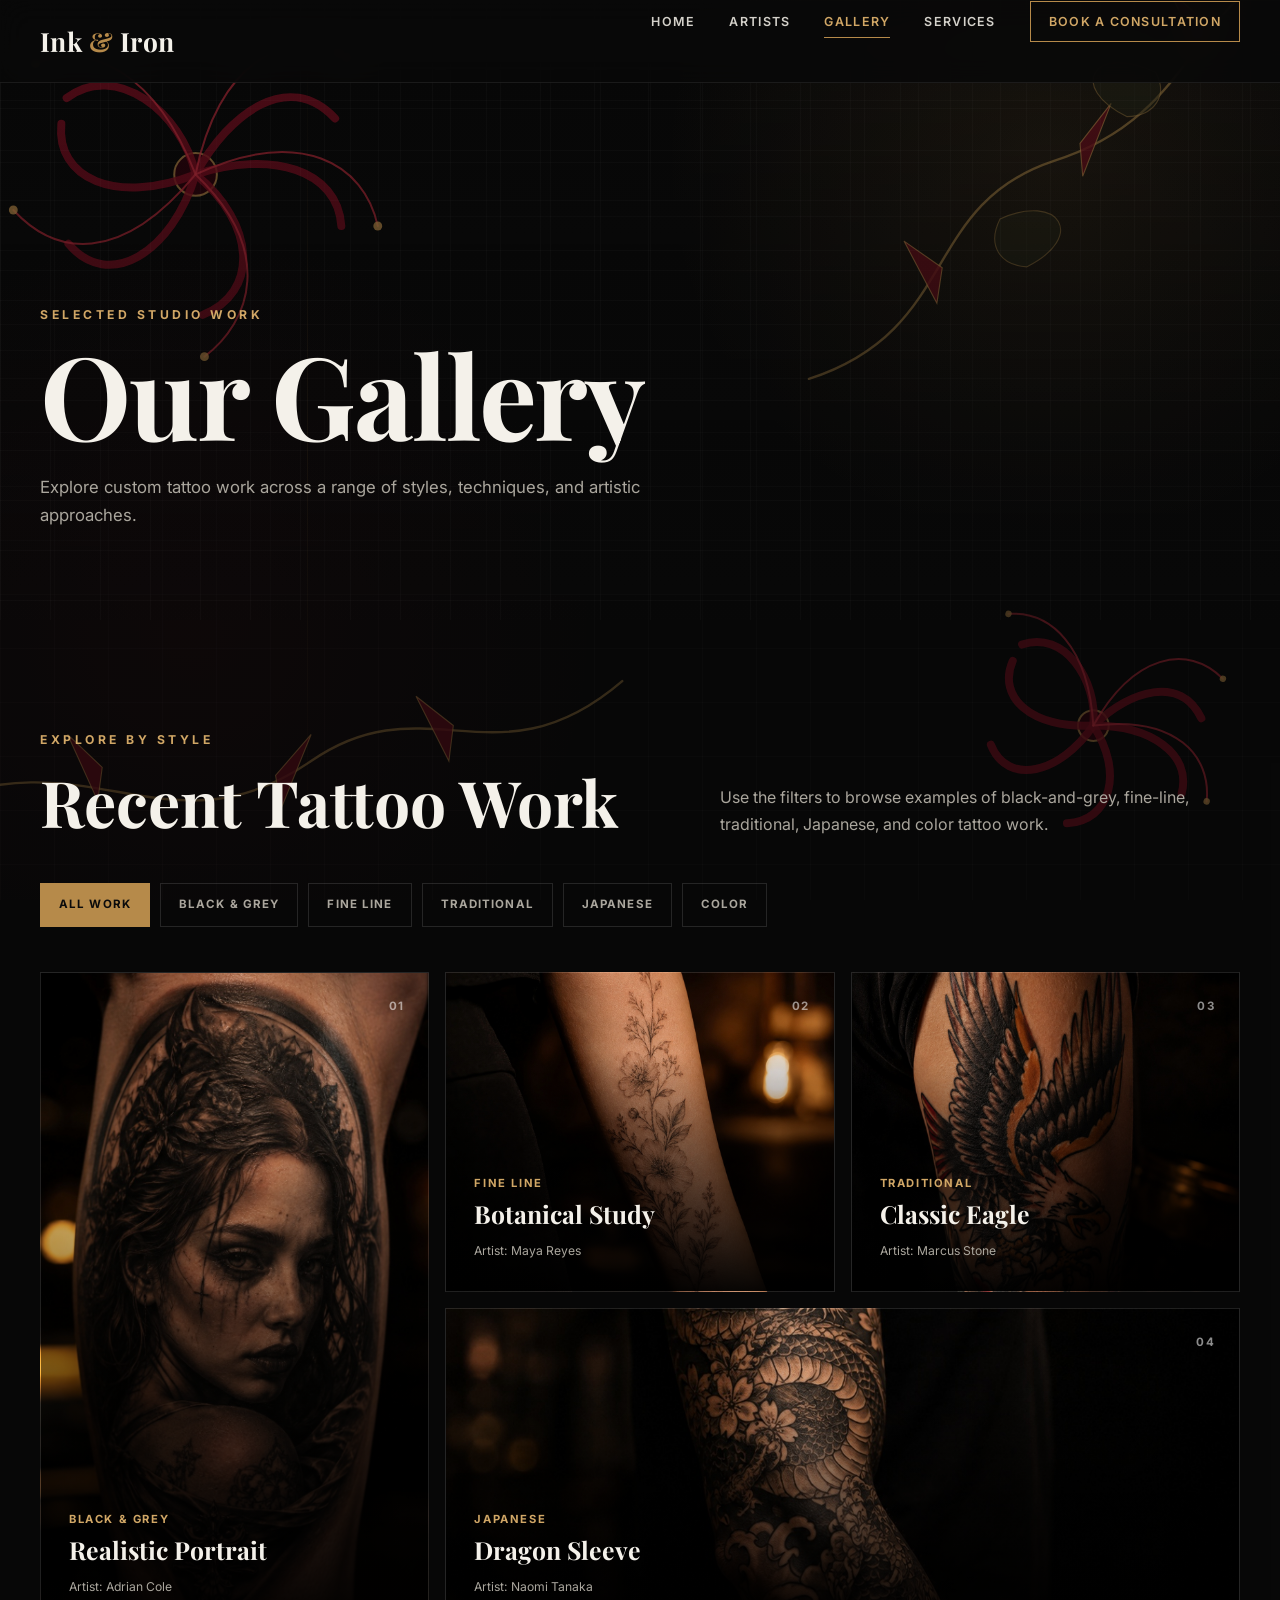
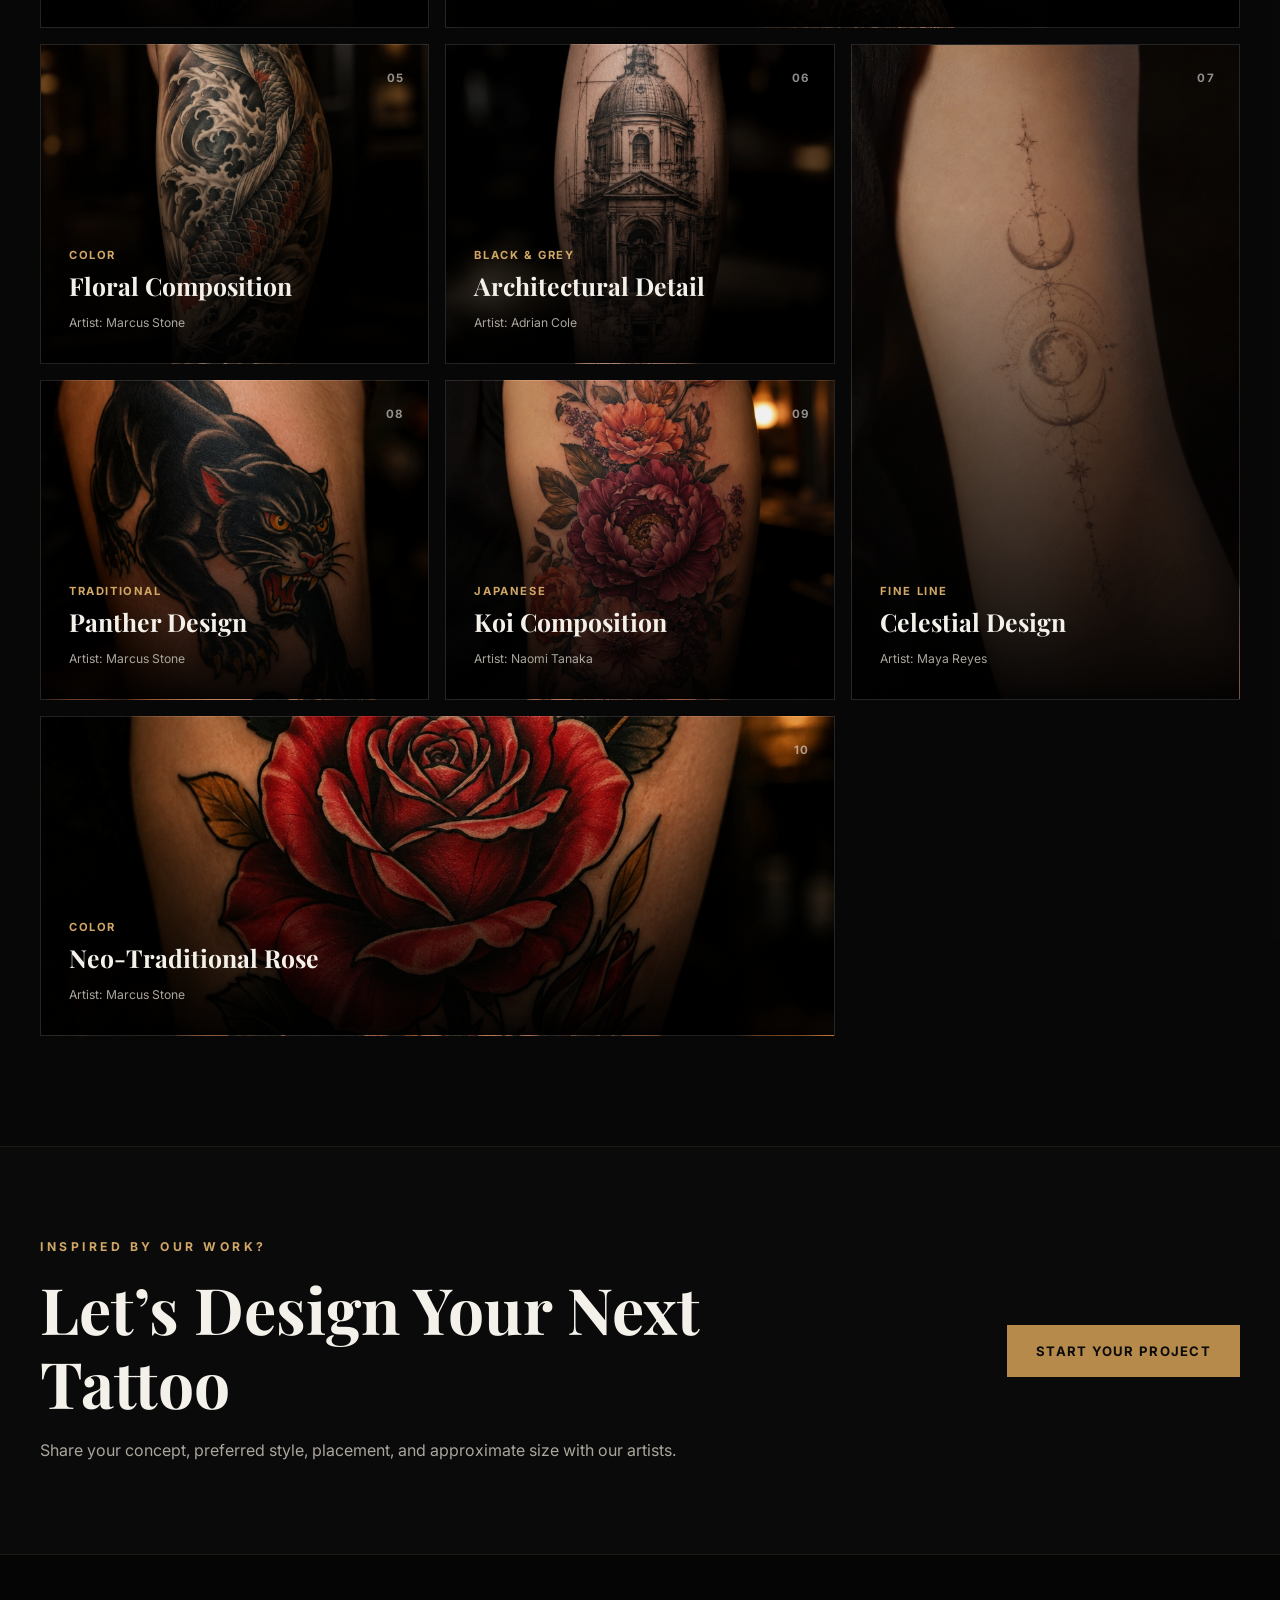
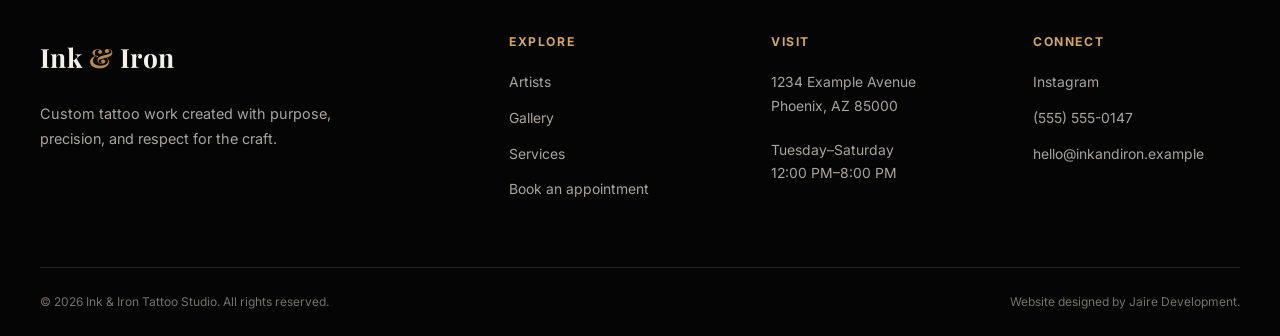
<file: gallery.html>
<!DOCTYPE html>
<html lang="en">
  <head>
    <meta charset="UTF-8" />

    <meta
      name="viewport"
      content="width=device-width, initial-scale=1.0"
    />

    <meta
      name="description"
      content="Explore custom tattoo work from the artists at Ink & Iron Tattoo Studio."
    />

    <title>Tattoo Gallery | Ink & Iron Tattoo Studio</title>

    <link rel="stylesheet" href="css/styles.css" />
  </head>

  <body class="themed-page gallery-page">
    <div class="page-floral-background gallery-floral" aria-hidden="true">
  <svg
    viewBox="0 0 1440 1200"
    preserveAspectRatio="xMidYMid slice"
    xmlns="http://www.w3.org/2000/svg"
  >
    <!-- Diagonal top-right vine -->
    <path
      class="page-vine"
      d="M1510 20
         C1330 80, 1360 220, 1185 275
         C1035 325, 1080 465, 910 520"
    />

    <path class="page-thorn" d="M1355 118 L1315 82 L1350 155 Z" />
    <path class="page-thorn" d="M1215 255 L1250 210 L1218 292 Z" />
    <path class="page-thorn" d="M1060 395 L1017 365 L1054 435 Z" />

    <path
      class="page-leaf"
      d="M1300 175 C1230 142, 1200 192, 1268 225 C1298 224, 1315 202, 1300 175 Z"
    />
    <path
      class="page-leaf"
      d="M1125 340 C1192 310, 1223 360, 1155 394 C1125 392, 1110 370, 1125 340 Z"
    />

    <!-- Lower-left vine -->
    <path
      class="page-vine"
      d="M-80 1000
         C100 920, 190 1060, 350 950
         C480 860, 560 980, 700 860"
    />

    <path class="page-thorn" d="M115 957 L76 920 L110 995 Z" />
    <path class="page-thorn" d="M310 966 L350 920 L316 1004 Z" />
    <path class="page-thorn" d="M510 910 L468 877 L505 950 Z" />

    <!-- Large spider lily -->
    <g class="spider-lily" transform="translate(220 290)">
      <circle class="spider-center" r="24" />

      <path class="spider-petal" d="M0 0 C-15 -70 -90 -128 -145 -86" />
      <path class="spider-petal" d="M0 0 C38 -70 105 -118 157 -63" />
      <path class="spider-petal" d="M0 0 C86 -28 160 -5 164 58" />
      <path class="spider-petal" d="M0 0 C68 55 72 133 8 158" />
      <path class="spider-petal" d="M0 0 C-26 88 -98 132 -143 78" />
      <path class="spider-petal" d="M0 0 C-91 35 -157 4 -151 -57" />

      <path class="spider-stamen" d="M0 0 C-45 -115 -118 -150 -180 -125" />
      <path class="spider-stamen" d="M0 0 C25 -125 100 -168 170 -132" />
      <path class="spider-stamen" d="M0 0 C118 -55 190 -12 205 58" />
      <path class="spider-stamen" d="M0 0 C90 86 62 166 10 205" />
      <path class="spider-stamen" d="M0 0 C-85 103 -158 91 -205 40" />

      <circle class="stamen-tip" cx="-180" cy="-125" r="5" />
      <circle class="stamen-tip" cx="170" cy="-132" r="5" />
      <circle class="stamen-tip" cx="205" cy="58" r="5" />
      <circle class="stamen-tip" cx="10" cy="205" r="5" />
      <circle class="stamen-tip" cx="-205" cy="40" r="5" />
    </g>

    <!-- Smaller spider lily -->
    <g class="spider-lily" transform="translate(1230 910) rotate(18) scale(0.72)">
      <circle class="spider-center" r="24" />

      <path class="spider-petal" d="M0 0 C-15 -70 -90 -128 -145 -86" />
      <path class="spider-petal" d="M0 0 C38 -70 105 -118 157 -63" />
      <path class="spider-petal" d="M0 0 C86 -28 160 -5 164 58" />
      <path class="spider-petal" d="M0 0 C68 55 72 133 8 158" />
      <path class="spider-petal" d="M0 0 C-26 88 -98 132 -143 78" />
      <path class="spider-petal" d="M0 0 C-91 35 -157 4 -151 -57" />

      <path class="spider-stamen" d="M0 0 C-45 -115 -118 -150 -180 -125" />
      <path class="spider-stamen" d="M0 0 C25 -125 100 -168 170 -132" />
      <path class="spider-stamen" d="M0 0 C118 -55 190 -12 205 58" />

      <circle class="stamen-tip" cx="-180" cy="-125" r="5" />
      <circle class="stamen-tip" cx="170" cy="-132" r="5" />
      <circle class="stamen-tip" cx="205" cy="58" r="5" />
    </g>
  </svg>
</div>
    <header class="site-header">
      <nav class="navbar" aria-label="Main navigation">
        <a href="index.html" class="logo">
          Ink <span>&</span> Iron
        </a>

        <button
          class="menu-toggle"
          type="button"
          aria-label="Open navigation menu"
          aria-expanded="false"
        >
          <span></span>
          <span></span>
          <span></span>
        </button>

        <ul class="nav-links">
          <li><a href="index.html">Home</a></li>
          <li><a href="artists.html">Artists</a></li>
          <li><a href="gallery.html" class="active">Gallery</a></li>
          <li><a href="index.html#services">Services</a></li>

          <li>
            <a href="booking.html" class="nav-button">
              Book a Consultation
            </a>
          </li>
        </ul>
      </nav>
    </header>

    <main>
      <section class="page-hero gallery-page-hero">
        <div class="section-container page-hero-content">
          <p class="section-label">Selected studio work</p>

          <h1>Our Gallery</h1>

          <p>
            Explore custom tattoo work across a range of styles, techniques,
            and artistic approaches.
          </p>
        </div>
      </section>

      <section class="section tattoo-gallery-section">
        <div class="section-container">
          <div class="gallery-intro">
            <div>
              <p class="section-label">Explore by style</p>
              <h2>Recent Tattoo Work</h2>
            </div>

            <p>
              Use the filters to browse examples of black-and-grey, fine-line,
              traditional, Japanese, and color tattoo work.
            </p>
          </div>

          <div
            class="gallery-filters"
            role="group"
            aria-label="Filter tattoo gallery"
          >
            <button
              class="gallery-filter active"
              type="button"
              data-filter="all"
              aria-pressed="true"
            >
              All Work
            </button>

            <button
              class="gallery-filter"
              type="button"
              data-filter="black-grey"
              aria-pressed="false"
            >
              Black & Grey
            </button>

            <button
              class="gallery-filter"
              type="button"
              data-filter="fine-line"
              aria-pressed="false"
            >
              Fine Line
            </button>

            <button
              class="gallery-filter"
              type="button"
              data-filter="traditional"
              aria-pressed="false"
            >
              Traditional
            </button>

            <button
              class="gallery-filter"
              type="button"
              data-filter="japanese"
              aria-pressed="false"
            >
              Japanese
            </button>

            <button
              class="gallery-filter"
              type="button"
              data-filter="color"
              aria-pressed="false"
            >
              Color
            </button>
          </div>

          <div class="tattoo-gallery-grid">
            <article
              class="tattoo-card tattoo-card-tall"
              data-category="black-grey"
            >
              <div class="tattoo-art tattoo-art-one">
                <span class="tattoo-number">01</span>

                <div class="tattoo-details">
                  <p>Black & Grey</p>
                  <h3>Realistic Portrait</h3>
                  <span>Artist: Adrian Cole</span>
                </div>
              </div>
            </article>

            <article class="tattoo-card" data-category="fine-line">
              <div class="tattoo-art tattoo-art-two">
                <span class="tattoo-number">02</span>

                <div class="tattoo-details">
                  <p>Fine Line</p>
                  <h3>Botanical Study</h3>
                  <span>Artist: Maya Reyes</span>
                </div>
              </div>
            </article>

            <article class="tattoo-card" data-category="traditional">
              <div class="tattoo-art tattoo-art-three">
                <span class="tattoo-number">03</span>

                <div class="tattoo-details">
                  <p>Traditional</p>
                  <h3>Classic Eagle</h3>
                  <span>Artist: Marcus Stone</span>
                </div>
              </div>
            </article>

            <article
              class="tattoo-card tattoo-card-wide"
              data-category="japanese"
            >
              <div class="tattoo-art tattoo-art-four">
                <span class="tattoo-number">04</span>

                <div class="tattoo-details">
                  <p>Japanese</p>
                  <h3>Dragon Sleeve</h3>
                  <span>Artist: Naomi Tanaka</span>
                </div>
              </div>
            </article>

            <article class="tattoo-card" data-category="color">
              <div class="tattoo-art tattoo-art-five">
                <span class="tattoo-number">05</span>

                <div class="tattoo-details">
                  <p>Color</p>
                  <h3>Floral Composition</h3>
                  <span>Artist: Marcus Stone</span>
                </div>
              </div>
            </article>

            <article class="tattoo-card" data-category="black-grey">
              <div class="tattoo-art tattoo-art-six">
                <span class="tattoo-number">06</span>

                <div class="tattoo-details">
                  <p>Black & Grey</p>
                  <h3>Architectural Detail</h3>
                  <span>Artist: Adrian Cole</span>
                </div>
              </div>
            </article>

            <article
              class="tattoo-card tattoo-card-tall"
              data-category="fine-line"
            >
              <div class="tattoo-art tattoo-art-seven">
                <span class="tattoo-number">07</span>

                <div class="tattoo-details">
                  <p>Fine Line</p>
                  <h3>Celestial Design</h3>
                  <span>Artist: Maya Reyes</span>
                </div>
              </div>
            </article>

            <article class="tattoo-card" data-category="traditional">
              <div class="tattoo-art tattoo-art-eight">
                <span class="tattoo-number">08</span>

                <div class="tattoo-details">
                  <p>Traditional</p>
                  <h3>Panther Design</h3>
                  <span>Artist: Marcus Stone</span>
                </div>
              </div>
            </article>

            <article class="tattoo-card" data-category="japanese">
              <div class="tattoo-art tattoo-art-nine">
                <span class="tattoo-number">09</span>

                <div class="tattoo-details">
                  <p>Japanese</p>
                  <h3>Koi Composition</h3>
                  <span>Artist: Naomi Tanaka</span>
                </div>
              </div>
            </article>

            <article
              class="tattoo-card tattoo-card-wide"
              data-category="color"
            >
              <div class="tattoo-art tattoo-art-ten">
                <span class="tattoo-number">10</span>

                <div class="tattoo-details">
                  <p>Color</p>
                  <h3>Neo-Traditional Rose</h3>
                  <span>Artist: Marcus Stone</span>
                </div>
              </div>
            </article>
          </div>
        </div>
      </section>

      <section class="gallery-cta">
        <div class="section-container gallery-cta-content">
          <div>
            <p class="section-label">Inspired by our work?</p>

            <h2>Let’s Design Your Next Tattoo</h2>

            <p>
              Share your concept, preferred style, placement, and approximate
              size with our artists.
            </p>
          </div>

          <a href="booking.html" class="button button-primary">
            Start Your Project
          </a>
        </div>
      </section>
    </main>

    <footer class="site-footer">
      <div class="section-container footer-grid">
        <div class="footer-brand">
          <a href="index.html" class="logo">
            Ink <span>&</span> Iron
          </a>

          <p>
            Custom tattoo work created with purpose, precision, and respect for
            the craft.
          </p>
        </div>

        <div class="footer-column">
          <h3>Explore</h3>

          <ul>
            <li><a href="artists.html">Artists</a></li>
            <li><a href="gallery.html">Gallery</a></li>
            <li><a href="index.html#services">Services</a></li>
            <li><a href="booking.html">Book an appointment</a></li>
          </ul>
        </div>

        <div class="footer-column">
          <h3>Visit</h3>

          <address>
            1234 Example Avenue <br>
Phoenix, AZ 85000
          </address>

          <p>
            Tuesday–Saturday<br />
            12:00 PM–8:00 PM
          </p>
        </div>

        <div class="footer-column">
          <h3>Connect</h3>

          <ul>
            <li><a href="#">Instagram</a></li>
            <li><a href="tel:+5555550147">(555) 555-0147</a></li>

            <li>
              <a href="mailto:hello@inkandiron.example">
                hello@inkandiron.example
              </a>
            </li>
          </ul>
        </div>
      </div>

      <div class="section-container footer-bottom">
        <p>
          &copy; <span id="current-year"></span> Ink & Iron Tattoo Studio.
          All rights reserved.
        </p>

        <p>Website designed by Jaire Development.</p>
      </div>
    </footer>

    <script src="js/script.js"></script>
  </body>
</html>
</file>
<file: css/styles.css>
@import url("https://fonts.googleapis.com/css2?family=Inter:wght@400;500;600;700&family=Playfair+Display:wght@600;700&display=swap");

:root {
  --background: #0b0b0b;
  --background-light: #121212;
  --background-card: #181818;
  --text-primary: #f4f1ea;
  --text-secondary: #aaa69d;
  --accent: #b68a4a;
  --accent-light: #d1a766;
  --border: rgba(255, 255, 255, 0.12);
  --container-width: 1200px;
  --transition: 0.3s ease;
}

* {
  margin: 0;
  padding: 0;
  box-sizing: border-box;
}

html {
  scroll-behavior: smooth;
}

body {
  min-height: 100vh;
  overflow-x: hidden;
  background: var(--background);
  color: var(--text-primary);
  font-family: "Inter", sans-serif;
  line-height: 1.7;
}

body.menu-open {
  overflow: hidden;
}

img {
  display: block;
  max-width: 100%;
}

a {
  color: inherit;
  text-decoration: none;
}

button,
input,
textarea,
select {
  font: inherit;
}

ul {
  list-style: none;
}

h1,
h2,
.logo {
  font-family: "Playfair Display", serif;
}

h1,
h2,
h3 {
  line-height: 1.15;
}

.section {
  padding: 110px 24px;
}

.section-container {
  width: 100%;
  max-width: var(--container-width);
  margin: 0 auto;
}

.section-label,
.eyebrow {
  margin-bottom: 14px;
  color: var(--accent-light);
  font-size: 0.76rem;
  font-weight: 700;
  letter-spacing: 0.22rem;
  text-transform: uppercase;
}

.section h2 {
  font-size: clamp(2.2rem, 5vw, 4.1rem);
  font-weight: 700;
}

.section-heading {
  display: flex;
  align-items: flex-end;
  justify-content: space-between;
  gap: 40px;
  margin-bottom: 55px;
}

.section-heading > p {
  max-width: 520px;
  color: var(--text-secondary);
}

.section-heading.centered {
  display: block;
  max-width: 700px;
  margin: 0 auto 60px;
  text-align: center;
}

.button {
  display: inline-flex;
  align-items: center;
  justify-content: center;
  min-height: 52px;
  padding: 0 28px;
  border: 1px solid transparent;
  font-size: 0.82rem;
  font-weight: 700;
  letter-spacing: 0.08rem;
  text-transform: uppercase;
  transition:
    color var(--transition),
    background-color var(--transition),
    border-color var(--transition),
    transform var(--transition);
}

.button:hover {
  transform: translateY(-3px);
}

.button-primary {
  background: var(--accent);
  color: #0b0b0b;
}

.button-primary:hover {
  background: var(--accent-light);
}

.button-outline {
  border-color: rgba(255, 255, 255, 0.55);
  color: var(--text-primary);
}

.button-outline:hover {
  border-color: var(--accent);
  background: var(--accent);
  color: #0b0b0b;
}

.text-link {
  display: inline-flex;
  align-items: center;
  gap: 12px;
  color: var(--text-primary);
  font-size: 0.82rem;
  font-weight: 700;
  letter-spacing: 0.08rem;
  text-transform: uppercase;
  transition: color var(--transition);
}

.text-link span {
  color: var(--accent);
  font-size: 1.2rem;
  transition: transform var(--transition);
}

.text-link:hover {
  color: var(--accent-light);
}

.text-link:hover span {
  transform: translateX(5px);
}

/* Header */

.site-header {
  position: fixed;
  z-index: 1000;
  top: 0;
  right: 0;
  left: 0;
  border-bottom: 1px solid rgba(255, 255, 255, 0.08);
  background: rgba(8, 8, 8, 0.88);
  -webkit-backdrop-filter: blur(14px);
  backdrop-filter: blur(14px);
}

.navbar {
  display: flex;
  align-items: center;
  justify-content: space-between;
  width: min(100% - 48px, var(--container-width));
  min-height: 82px;
  margin: 0 auto;
}

.logo {
  color: var(--text-primary);
  font-size: 1.65rem;
  font-weight: 700;
  letter-spacing: 0.03rem;
}

.logo span {
  color: var(--accent);
}

.nav-links {
  display: flex;
  align-items: center;
  gap: 34px;
}

.nav-links a {
  position: relative;
  color: #d4d1ca;
  font-size: 0.78rem;
  font-weight: 600;
  letter-spacing: 0.08rem;
  text-transform: uppercase;
  transition: color var(--transition);
}

.nav-links a:not(.nav-button)::after {
  position: absolute;
  right: 0;
  bottom: -9px;
  left: 0;
  height: 1px;
  background: var(--accent);
  content: "";
  transform: scaleX(0);
  transform-origin: right;
  transition: transform var(--transition);
}

.nav-links a:hover,
.nav-links a.active {
  color: var(--accent-light);
}

.nav-links a:hover::after,
.nav-links a.active::after {
  transform: scaleX(1);
  transform-origin: left;
}

.nav-links .nav-button {
  padding: 12px 18px;
  border: 1px solid var(--accent);
  color: var(--accent-light);
}

.nav-links .nav-button:hover {
  background: var(--accent);
  color: #0b0b0b;
}

.menu-toggle {
  display: none;
  width: 42px;
  height: 42px;
  border: 0;
  background: transparent;
  cursor: pointer;
}

.menu-toggle span {
  display: block;
  width: 25px;
  height: 2px;
  margin: 5px auto;
  background: var(--text-primary);
  transition:
    transform var(--transition),
    opacity var(--transition);
}

/* Hero */

.hero {
  position: relative;
  display: flex;
  align-items: center;
  min-height: 100vh;
  padding: 130px 24px 80px;
  background:
    linear-gradient(90deg, rgba(0, 0, 0, 0.96), rgba(0, 0, 0, 0.5)),
    radial-gradient(circle at 75% 45%, #3a281a 0%, transparent 36%),
    linear-gradient(135deg, #090909, #1a1712 60%, #090909);
}

.hero::before {
  position: absolute;
  inset: 0;
  background-image:
    linear-gradient(rgba(255, 255, 255, 0.018) 1px, transparent 1px),
    linear-gradient(90deg, rgba(255, 255, 255, 0.018) 1px, transparent 1px);
  background-size: 50px 50px;
  content: "";
}

.hero-overlay {
  position: absolute;
  inset: 0;
  background: linear-gradient(to top, var(--background) 0%, transparent 28%);
}

.hero-content {
  position: relative;
  z-index: 2;
  width: 100%;
  max-width: var(--container-width);
  margin: 0 auto;
}

.hero h1 {
  max-width: 850px;
  margin-bottom: 24px;
  font-size: clamp(4rem, 10vw, 8rem);
  line-height: 0.92;
  letter-spacing: -0.2rem;
}

.hero-description {
  max-width: 580px;
  margin-bottom: 38px;
  color: #c0bdb6;
  font-size: clamp(1rem, 2vw, 1.2rem);
}

.hero-actions {
  display: flex;
  flex-wrap: wrap;
  gap: 16px;
}

.scroll-indicator {
  position: absolute;
  z-index: 2;
  bottom: 35px;
  left: 50%;
  width: 26px;
  height: 42px;
  border: 1px solid rgba(255, 255, 255, 0.45);
  border-radius: 20px;
  transform: translateX(-50%);
}

.scroll-indicator span {
  position: absolute;
  top: 8px;
  left: 50%;
  width: 4px;
  height: 8px;
  border-radius: 20px;
  background: var(--accent-light);
  transform: translateX(-50%);
  animation: scrollIndicator 1.8s infinite;
}

@keyframes scrollIndicator {
  0% {
    opacity: 0;
    transform: translate(-50%, 0);
  }

  40% {
    opacity: 1;
  }

  100% {
    opacity: 0;
    transform: translate(-50%, 14px);
  }
}

/* About */

.about-section {
  background: var(--background);
}

.about-grid {
  display: grid;
  grid-template-columns: minmax(0, 1fr) minmax(0, 1fr);
  align-items: center;
  gap: 90px;
}

.about-visual {
  position: relative;
  min-height: 580px;
}

.image-placeholder {
  display: flex;
  align-items: center;
  justify-content: center;
  height: 100%;
  min-height: 580px;
  border: 1px solid var(--border);
  background:
    radial-gradient(
      circle at center,
      rgba(182, 138, 74, 0.17),
      transparent 40%
    ),
    linear-gradient(145deg, #25211c, #0e0e0e);
}

.image-placeholder span {
  color: rgba(255, 255, 255, 0.12);
  font-family: "Playfair Display", serif;
  font-size: clamp(2rem, 6vw, 5rem);
  transform: rotate(-90deg);
}

.experience-badge {
  position: absolute;
  right: -30px;
  bottom: 40px;
  display: flex;
  flex-direction: column;
  width: 185px;
  padding: 26px;
  border: 1px solid rgba(255, 255, 255, 0.13);
  background: var(--accent);
  color: #0b0b0b;
}

.experience-badge strong {
  font-family: "Playfair Display", serif;
  font-size: 3.2rem;
  line-height: 1;
}

.experience-badge span {
  margin-top: 8px;
  font-size: 0.76rem;
  font-weight: 700;
  letter-spacing: 0.07rem;
  text-transform: uppercase;
}

.about-content > p:not(.section-label) {
  margin-top: 20px;
  color: var(--text-secondary);
}

.studio-features {
  display: grid;
  gap: 25px;
  margin: 40px 0;
}

.feature {
  display: grid;
  grid-template-columns: 50px 1fr;
  gap: 20px;
  padding-bottom: 25px;
  border-bottom: 1px solid var(--border);
}

.feature-number {
  color: var(--accent);
  font-size: 0.76rem;
  font-weight: 700;
  letter-spacing: 0.08rem;
}

.feature h3 {
  margin-bottom: 7px;
  font-size: 1.05rem;
}

.feature p {
  color: var(--text-secondary);
  font-size: 0.9rem;
}

/* Services */

.services-section {
  background: var(--background-light);
}

.services-grid {
  display: grid;
  grid-template-columns: repeat(4, 1fr);
  border-top: 1px solid var(--border);
  border-left: 1px solid var(--border);
}

.service-card {
  min-height: 360px;
  padding: 38px 30px;
  border-right: 1px solid var(--border);
  border-bottom: 1px solid var(--border);
  transition:
    background-color var(--transition),
    transform var(--transition);
}

.service-card:hover {
  background: #1d1b18;
  transform: translateY(-6px);
}

.service-number {
  display: block;
  margin-bottom: 70px;
  color: var(--accent);
  font-size: 0.75rem;
  font-weight: 700;
}

.service-card h3 {
  margin-bottom: 18px;
  font-size: 1.45rem;
}

.service-card p {
  margin-bottom: 25px;
  color: var(--text-secondary);
  font-size: 0.92rem;
}

.service-card a {
  color: var(--accent-light);
  font-size: 0.74rem;
  font-weight: 700;
  letter-spacing: 0.06rem;
  text-transform: uppercase;
}

/* Gallery preview */

.gallery-preview-section {
  background: var(--background);
}

.gallery-preview-grid {
  display: grid;
  grid-template-columns: repeat(4, 1fr);
  grid-auto-rows: 260px;
  gap: 14px;
}

.gallery-item {
  position: relative;
  overflow: hidden;
}

.gallery-item-large {
  grid-column: span 2;
  grid-row: span 2;
}

.gallery-placeholder {
  display: flex;
  align-items: flex-end;
  width: 100%;
  height: 100%;
  padding: 25px;
  border: 1px solid var(--border);
  background:
    radial-gradient(
      circle at 60% 35%,
      rgba(182, 138, 74, 0.2),
      transparent 30%
    ),
    linear-gradient(145deg, #2c2823, #101010);
  transition: transform 0.55s ease;
}

.gallery-item:nth-child(2) .gallery-placeholder {
  background:
    radial-gradient(
      circle at 45% 40%,
      rgba(160, 160, 160, 0.19),
      transparent 30%
    ),
    linear-gradient(145deg, #1e1e1e, #090909);
}

.gallery-item:nth-child(3) .gallery-placeholder {
  background:
    radial-gradient(
      circle at 70% 30%,
      rgba(121, 47, 31, 0.28),
      transparent 30%
    ),
    linear-gradient(145deg, #251612, #0d0d0d);
}

.gallery-item:nth-child(4) .gallery-placeholder {
  background:
    radial-gradient(circle at 50% 40%, rgba(95, 77, 59, 0.3), transparent 30%),
    linear-gradient(145deg, #211d19, #0c0c0c);
}

.gallery-item:nth-child(5) .gallery-placeholder {
  background:
    radial-gradient(
      circle at 60% 35%,
      rgba(111, 28, 31, 0.28),
      transparent 30%
    ),
    linear-gradient(145deg, #241416, #0c0c0c);
}

.gallery-placeholder::before {
  position: absolute;
  inset: 0;
  background: linear-gradient(to top, rgba(0, 0, 0, 0.9), transparent 55%);
  content: "";
}

.gallery-placeholder span {
  position: relative;
  z-index: 1;
  font-weight: 700;
  letter-spacing: 0.08rem;
  text-transform: uppercase;
}

.gallery-item:hover .gallery-placeholder {
  transform: scale(1.04);
}

/* Process */

.process-section {
  background: var(--background-light);
}

.process-grid {
  display: grid;
  grid-template-columns: repeat(4, 1fr);
}

.process-step {
  position: relative;
  padding: 35px;
  border-top: 1px solid var(--border);
}

.process-step:not(:last-child) {
  border-right: 1px solid var(--border);
}

.process-step span {
  display: block;
  margin-bottom: 55px;
  color: var(--accent);
  font-family: "Playfair Display", serif;
  font-size: 2.5rem;
}

.process-step h3 {
  margin-bottom: 15px;
  font-size: 1.25rem;
}

.process-step p {
  color: var(--text-secondary);
  font-size: 0.9rem;
}

/* Testimonial */

.testimonial-section {
  padding: 120px 24px;
  background:
    linear-gradient(rgba(8, 8, 8, 0.86), rgba(8, 8, 8, 0.96)),
    radial-gradient(circle at center, #4a321f, transparent 50%);
}

.testimonial-section blockquote {
  max-width: 900px;
  margin: 0 auto;
  text-align: center;
}

.quote-mark {
  display: block;
  height: 65px;
  color: var(--accent);
  font-family: "Playfair Display", serif;
  font-size: 7rem;
  line-height: 1;
}

.testimonial-section blockquote > p {
  margin-bottom: 35px;
  font-family: "Playfair Display", serif;
  font-size: clamp(1.65rem, 4vw, 3rem);
  line-height: 1.35;
}

.testimonial-section footer {
  display: flex;
  flex-direction: column;
  gap: 4px;
}

.testimonial-section footer strong {
  color: var(--accent-light);
  font-size: 0.8rem;
  letter-spacing: 0.1rem;
  text-transform: uppercase;
}

.testimonial-section footer span {
  color: var(--text-secondary);
  font-size: 0.8rem;
}

/* Call to action */

.cta-section {
  padding: 85px 24px;
  background: var(--accent);
  color: #0b0b0b;
}

.cta-section .section-label {
  color: #0b0b0b;
}

.cta-content {
  display: flex;
  align-items: center;
  justify-content: space-between;
  gap: 50px;
}

.cta-content h2 {
  max-width: 700px;
  margin-bottom: 12px;
  font-family: "Playfair Display", serif;
  font-size: clamp(2.2rem, 5vw, 4rem);
}

.cta-content p {
  max-width: 650px;
}

.cta-section .button-primary {
  flex-shrink: 0;
  border-color: #0b0b0b;
  background: #0b0b0b;
  color: var(--text-primary);
}

.cta-section .button-primary:hover {
  background: transparent;
  color: #0b0b0b;
}

/* Footer */

.site-footer {
  padding: 80px 24px 24px;
  background: #070707;
}

.footer-grid {
  display: grid;
  grid-template-columns: 2fr repeat(3, 1fr);
  gap: 55px;
  padding-bottom: 65px;
}

.footer-brand p {
  max-width: 320px;
  margin-top: 22px;
  color: var(--text-secondary);
  font-size: 0.9rem;
}

.footer-column h3 {
  margin-bottom: 22px;
  color: var(--accent-light);
  font-size: 0.76rem;
  letter-spacing: 0.1rem;
  text-transform: uppercase;
}

.footer-column ul {
  display: grid;
  gap: 12px;
}

.footer-column li,
.footer-column p,
.footer-column address {
  color: var(--text-secondary);
  font-size: 0.87rem;
  font-style: normal;
}

.footer-column p {
  margin-top: 20px;
}

.footer-column a {
  transition: color var(--transition);
}

.footer-column a:hover {
  color: var(--accent-light);
}

.footer-bottom {
  display: flex;
  justify-content: space-between;
  gap: 30px;
  padding-top: 24px;
  border-top: 1px solid var(--border);
  color: #77736d;
  font-size: 0.75rem;
}

/* Tablet */

@media (max-width: 1000px) {
  .nav-links {
    gap: 20px;
  }

  .about-grid {
    gap: 55px;
  }

  .services-grid {
    grid-template-columns: repeat(2, 1fr);
  }

  .process-grid {
    grid-template-columns: repeat(2, 1fr);
  }

  .process-step {
    border-right: 1px solid var(--border);
    border-bottom: 1px solid var(--border);
  }

  .gallery-preview-grid {
    grid-template-columns: repeat(2, 1fr);
  }

  .footer-grid {
    grid-template-columns: repeat(2, 1fr);
  }
}

/* Mobile navigation */

@media (max-width: 800px) {
  .section {
    padding: 85px 20px;
  }

  .navbar {
    width: min(100% - 40px, var(--container-width));
    min-height: 74px;
  }

  .menu-toggle {
    z-index: 1001;
    display: block;
  }

  .nav-links {
    position: fixed;
    top: 0;
    right: -100%;
    display: flex;
    flex-direction: column;
    align-items: flex-start;
    justify-content: center;
    width: min(82%, 400px);
    height: 100vh;
    padding: 90px 45px;
    background: #0b0b0b;
    transition: right var(--transition);
  }

  .nav-links.open {
    right: 0;
  }

  .nav-links a {
    font-size: 1rem;
  }

  .menu-toggle.active span:nth-child(1) {
    transform: translateY(7px) rotate(45deg);
  }

  .menu-toggle.active span:nth-child(2) {
    opacity: 0;
  }

  .menu-toggle.active span:nth-child(3) {
    transform: translateY(-7px) rotate(-45deg);
  }

  .hero {
    min-height: 94vh;
  }

  .hero h1 {
    letter-spacing: -0.12rem;
  }

  .about-grid {
    grid-template-columns: 1fr;
  }

  .about-visual {
    min-height: 480px;
  }

  .image-placeholder {
    min-height: 480px;
  }

  .experience-badge {
    right: 20px;
  }

  .section-heading {
    display: block;
  }

  .section-heading > p,
  .section-heading > .text-link {
    margin-top: 22px;
  }

  .cta-content {
    display: block;
  }

  .cta-content .button {
    margin-top: 30px;
  }
}

/* Small mobile */

@media (max-width: 600px) {
  .hero {
    padding-right: 20px;
    padding-left: 20px;
  }

  .hero h1 {
    font-size: clamp(3.6rem, 20vw, 5.4rem);
  }

  .hero-actions {
    display: grid;
  }

  .hero-actions .button {
    width: 100%;
  }

  .services-grid,
  .process-grid,
  .footer-grid {
    grid-template-columns: 1fr;
  }

  .gallery-preview-grid {
    grid-template-columns: 1fr;
    grid-auto-rows: 320px;
  }

  .gallery-item-large {
    grid-column: span 1;
    grid-row: span 1;
  }

  .service-card {
    min-height: 0;
  }

  .service-number {
    margin-bottom: 40px;
  }

  .experience-badge {
    right: 10px;
    bottom: 20px;
    width: 160px;
  }

  .footer-bottom {
    flex-direction: column;
  }
}
/* ========================================
   Additional phone and small-screen support
======================================== */

body {
  width: 100%;
  overflow-x: hidden;
}

img,
video,
iframe {
  max-width: 100%;
  height: auto;
}

button,
a,
input,
select,
textarea {
  -webkit-tap-highlight-color: transparent;
}

/* Prevent long text from overflowing */
p,
h1,
h2,
h3,
a {
  overflow-wrap: break-word;
}

/* Improve tablet layout */
@media (max-width: 900px) {
  .section-container {
    max-width: 700px;
  }

  .hero-content {
    max-width: 700px;
  }

  .section-heading {
    align-items: flex-start;
  }
}

/* Main phone layout */
@media (max-width: 600px) {
  .section {
    padding: 70px 18px;
  }

  .navbar {
    width: calc(100% - 32px);
  }

  .logo {
    font-size: 1.35rem;
  }

  .nav-links {
    width: 100%;
    max-width: none;
    padding: 90px 30px 40px;
  }

  .nav-links li {
    width: 100%;
  }

  .nav-links a {
    display: block;
    width: 100%;
    padding: 10px 0;
  }

  .nav-links .nav-button {
    margin-top: 10px;
    padding: 14px 18px;
    text-align: center;
  }

  .hero {
    min-height: 100svh;
    padding: 110px 18px 70px;
  }

  .hero h1 {
    margin-bottom: 20px;
    font-size: clamp(3.3rem, 18vw, 5rem);
    line-height: 0.95;
    letter-spacing: -0.08rem;
  }

  .hero-description {
    font-size: 1rem;
    line-height: 1.65;
  }

  .hero-actions {
    width: 100%;
  }

  .hero-actions .button {
    width: 100%;
    min-height: 54px;
  }

  .scroll-indicator {
    display: none;
  }

  .section h2 {
    font-size: clamp(2rem, 11vw, 3rem);
  }

  .about-grid {
    gap: 45px;
  }

  .about-visual,
  .image-placeholder {
    min-height: 390px;
  }

  .image-placeholder span {
    font-size: 2.7rem;
  }

  .experience-badge {
    right: 12px;
    bottom: 12px;
    width: 145px;
    padding: 20px;
  }

  .experience-badge strong {
    font-size: 2.5rem;
  }

  .feature {
    grid-template-columns: 38px 1fr;
    gap: 12px;
  }

  .services-grid {
    border-left: 0;
  }

  .service-card {
    padding: 32px 24px;
    border-left: 1px solid var(--border);
  }

  .gallery-preview-grid {
    grid-auto-rows: 280px;
  }

  .process-step {
    padding: 30px 24px;
    border-left: 1px solid var(--border);
  }

  .process-step span {
    margin-bottom: 30px;
  }

  .testimonial-section {
    padding: 85px 18px;
  }

  .testimonial-section blockquote > p {
    font-size: 1.55rem;
  }

  .cta-section {
    padding: 70px 18px;
  }

  .cta-content .button {
    width: 100%;
  }

  .site-footer {
    padding: 65px 18px 24px;
  }

  .footer-grid {
    gap: 40px;
  }

  .footer-bottom {
    gap: 10px;
    text-align: center;
  }
}

/* Extra-small phones */
@media (max-width: 380px) {
  .hero h1 {
    font-size: 3.15rem;
  }

  .button {
    padding-right: 18px;
    padding-left: 18px;
    font-size: 0.74rem;
  }

  .about-visual,
  .image-placeholder {
    min-height: 340px;
  }

  .experience-badge {
    width: 135px;
  }
}

/* iPhone safe-area support */
@supports (padding: env(safe-area-inset-bottom)) {
  .site-footer {
    padding-bottom: calc(24px + env(safe-area-inset-bottom));
  }

  .nav-links {
    padding-bottom: calc(40px + env(safe-area-inset-bottom));
  }
}

/* Reduce animations when requested by the device */
@media (prefers-reduced-motion: reduce) {
  html {
    scroll-behavior: auto;
  }

  *,
  *::before,
  *::after {
    animation-duration: 0.01ms !important;
    animation-iteration-count: 1 !important;
    transition-duration: 0.01ms !important;
  }
}
/* ========================================
   Interior page header
======================================== */

.page-hero {
  position: relative;
  display: flex;
  align-items: flex-end;
  min-height: 620px;
  padding: 160px 24px 90px;
  background:
    linear-gradient(to top, #0b0b0b 0%, rgba(11, 11, 11, 0.25) 75%),
    radial-gradient(
      circle at 75% 35%,
      rgba(182, 138, 74, 0.27),
      transparent 35%
    ),
    linear-gradient(135deg, #080808, #211b15, #090909);
}

.page-hero::before {
  position: absolute;
  inset: 0;
  background-image:
    linear-gradient(rgba(255, 255, 255, 0.018) 1px, transparent 1px),
    linear-gradient(90deg, rgba(255, 255, 255, 0.018) 1px, transparent 1px);
  background-size: 50px 50px;
  content: "";
}

.page-hero-content {
  position: relative;
  z-index: 1;
}

.page-hero h1 {
  margin-bottom: 24px;
  font-family: "Playfair Display", serif;
  font-size: clamp(3.8rem, 9vw, 7.5rem);
  line-height: 0.95;
  letter-spacing: -0.14rem;
}

.page-hero-content > p:last-child {
  max-width: 650px;
  color: var(--text-secondary);
  font-size: 1.05rem;
}

/* ========================================
   Artists page
======================================== */

.artists-section {
  background: var(--background);
}

.artists-grid {
  display: grid;
  gap: 90px;
}

.artist-card {
  display: grid;
  grid-template-columns: minmax(0, 1.15fr) minmax(0, 0.85fr);
  align-items: center;
  gap: 75px;
}

.artist-card:nth-child(even) .artist-image {
  order: 2;
}

.artist-card:nth-child(even) .artist-content {
  order: 1;
}

.artist-image {
  display: flex;
  align-items: flex-end;
  min-height: 620px;
  padding: 30px;
  overflow: hidden;
  border: 1px solid var(--border);
}

.artist-image span {
  color: rgba(255, 255, 255, 0.4);
  font-size: 0.75rem;
  font-weight: 700;
  letter-spacing: 0.12rem;
  text-transform: uppercase;
}

.artist-image-one {
  background:
    radial-gradient(
      circle at 55% 35%,
      rgba(182, 138, 74, 0.24),
      transparent 30%
    ),
    linear-gradient(145deg, #2c2722, #101010);
}

.artist-image-two {
  background:
    radial-gradient(
      circle at 45% 32%,
      rgba(156, 136, 116, 0.24),
      transparent 30%
    ),
    linear-gradient(145deg, #282522, #0d0d0d);
}

.artist-image-three {
  background:
    radial-gradient(circle at 55% 35%, rgba(120, 45, 32, 0.3), transparent 30%),
    linear-gradient(145deg, #291713, #0d0d0d);
}

.artist-image-four {
  background:
    radial-gradient(
      circle at 50% 35%,
      rgba(121, 31, 38, 0.28),
      transparent 30%
    ),
    linear-gradient(145deg, #261517, #0c0c0c);
}

.artist-role {
  margin-bottom: 14px;
  color: var(--accent-light);
  font-size: 0.75rem;
  font-weight: 700;
  letter-spacing: 0.12rem;
  text-transform: uppercase;
}

.artist-content h2 {
  margin-bottom: 24px;
  font-family: "Playfair Display", serif;
  font-size: clamp(2.5rem, 5vw, 4.5rem);
}

.artist-content > p:not(.artist-role) {
  margin-bottom: 30px;
  color: var(--text-secondary);
}

.artist-specialties {
  display: flex;
  flex-wrap: wrap;
  gap: 10px;
  margin-bottom: 35px;
}

.artist-specialties li {
  padding: 8px 13px;
  border: 1px solid var(--border);
  color: #c9c5bd;
  font-size: 0.72rem;
  letter-spacing: 0.05rem;
  text-transform: uppercase;
}

.artist-cta {
  padding: 90px 24px;
  background: var(--background-light);
}

.artist-cta-content {
  display: flex;
  align-items: center;
  justify-content: space-between;
  gap: 60px;
}

.artist-cta h2 {
  max-width: 750px;
  margin-bottom: 18px;
  font-family: "Playfair Display", serif;
  font-size: clamp(2.2rem, 5vw, 4rem);
}

.artist-cta-content > div > p:last-child {
  max-width: 650px;
  color: var(--text-secondary);
}

.artist-cta .button {
  flex-shrink: 0;
}

/* Artists tablet layout */

@media (max-width: 900px) {
  .artist-card {
    grid-template-columns: 1fr 1fr;
    gap: 40px;
  }

  .artist-image {
    min-height: 520px;
  }
}

/* Artists phone layout */

@media (max-width: 700px) {
  .page-hero {
    min-height: 520px;
    padding: 130px 18px 70px;
  }

  .page-hero h1 {
    font-size: clamp(3.4rem, 17vw, 5rem);
    letter-spacing: -0.08rem;
  }

  .artist-card {
    grid-template-columns: 1fr;
    gap: 35px;
  }

  .artist-card:nth-child(even) .artist-image,
  .artist-card:nth-child(even) .artist-content {
    order: initial;
  }

  .artist-image {
    min-height: 460px;
  }

  .artists-grid {
    gap: 75px;
  }

  .artist-cta {
    padding: 70px 18px;
  }

  .artist-cta-content {
    display: block;
  }

  .artist-cta .button {
    width: 100%;
    margin-top: 30px;
  }
}

@media (max-width: 400px) {
  .artist-image {
    min-height: 390px;
  }
}
/* ========================================
   Tattoo gallery page
======================================== */

.gallery-page-hero {
  background:
    linear-gradient(to top, #0b0b0b 0%, rgba(11, 11, 11, 0.25) 75%),
    radial-gradient(circle at 72% 35%, rgba(116, 35, 35, 0.3), transparent 34%),
    linear-gradient(135deg, #080808, #211516, #090909);
}

.tattoo-gallery-section {
  background: var(--background);
}

.gallery-intro {
  display: flex;
  align-items: flex-end;
  justify-content: space-between;
  gap: 50px;
  margin-bottom: 45px;
}

.gallery-intro h2 {
  font-family: "Playfair Display", serif;
  font-size: clamp(2.3rem, 5vw, 4rem);
}

.gallery-intro > p {
  max-width: 520px;
  color: var(--text-secondary);
}

.gallery-filters {
  display: flex;
  flex-wrap: wrap;
  gap: 10px;
  margin-bottom: 45px;
}

.gallery-filter {
  min-height: 44px;
  padding: 0 18px;
  border: 1px solid var(--border);
  background: transparent;
  color: var(--text-secondary);
  font-size: 0.72rem;
  font-weight: 700;
  letter-spacing: 0.07rem;
  text-transform: uppercase;
  cursor: pointer;
  transition:
    color var(--transition),
    border-color var(--transition),
    background-color var(--transition);
}

.gallery-filter:hover,
.gallery-filter.active {
  border-color: var(--accent);
  background: var(--accent);
  color: #0b0b0b;
}

.tattoo-gallery-grid {
  display: grid;
  grid-template-columns: repeat(3, minmax(0, 1fr));
  grid-auto-flow: dense;
  grid-auto-rows: 320px;
  gap: 16px;
}

.tattoo-card {
  min-width: 0;
  overflow: hidden;
}

.tattoo-card[hidden] {
  display: none;
}

.tattoo-card-tall {
  grid-row: span 2;
}

.tattoo-card-wide {
  grid-column: span 2;
}

.tattoo-art {
  position: relative;
  display: flex;
  align-items: flex-end;
  width: 100%;
  height: 100%;
  min-height: 100%;
  padding: 28px;
  overflow: hidden;
  border: 1px solid var(--border);
  transition: transform 0.5s ease;
}

.tattoo-art::before {
  position: absolute;
  inset: 0;
  background: linear-gradient(
    to top,
    rgba(0, 0, 0, 0.94),
    rgba(0, 0, 0, 0.08) 65%
  );
  content: "";
}

.tattoo-art::after {
  position: absolute;
  inset: 0;
  border: 1px solid transparent;
  content: "";
  transition: border-color var(--transition);
}

.tattoo-card:hover .tattoo-art {
  transform: scale(1.025);
}

.tattoo-card:hover .tattoo-art::after {
  border-color: var(--accent);
}

.tattoo-number {
  position: absolute;
  z-index: 1;
  top: 24px;
  right: 24px;
  color: rgba(255, 255, 255, 0.55);
  font-size: 0.72rem;
  font-weight: 700;
  letter-spacing: 0.08rem;
}

.tattoo-details {
  position: relative;
  z-index: 1;
}

.tattoo-details p {
  margin-bottom: 7px;
  color: var(--accent-light);
  font-size: 0.7rem;
  font-weight: 700;
  letter-spacing: 0.1rem;
  text-transform: uppercase;
}

.tattoo-details h3 {
  margin-bottom: 8px;
  font-family: "Playfair Display", serif;
  font-size: 1.55rem;
}

.tattoo-details span {
  color: #aaa69d;
  font-size: 0.76rem;
}

.tattoo-art-one {
  background:
    radial-gradient(
      circle at 48% 32%,
      rgba(185, 173, 155, 0.23),
      transparent 26%
    ),
    linear-gradient(145deg, #34312e, #101010);
}

.tattoo-art-two {
  background:
    radial-gradient(
      circle at 55% 35%,
      rgba(159, 148, 131, 0.24),
      transparent 28%
    ),
    linear-gradient(145deg, #292722, #0d0d0d);
}

.tattoo-art-three {
  background:
    radial-gradient(
      circle at 50% 38%,
      rgba(126, 43, 27, 0.34),
      transparent 27%
    ),
    linear-gradient(145deg, #2b1712, #0d0d0d);
}

.tattoo-art-four {
  background:
    radial-gradient(
      circle at 60% 35%,
      rgba(122, 27, 35, 0.35),
      transparent 30%
    ),
    linear-gradient(145deg, #2a1518, #0b0b0b);
}

.tattoo-art-five {
  background:
    radial-gradient(
      circle at 55% 35%,
      rgba(172, 95, 48, 0.33),
      transparent 28%
    ),
    linear-gradient(145deg, #312016, #0d0d0d);
}

.tattoo-art-six {
  background:
    radial-gradient(
      circle at 48% 35%,
      rgba(139, 139, 139, 0.25),
      transparent 27%
    ),
    linear-gradient(145deg, #282828, #0c0c0c);
}

.tattoo-art-seven {
  background:
    radial-gradient(
      circle at 50% 32%,
      rgba(170, 156, 132, 0.25),
      transparent 28%
    ),
    linear-gradient(145deg, #28241f, #0d0d0d);
}

.tattoo-art-eight {
  background:
    radial-gradient(
      circle at 55% 38%,
      rgba(145, 55, 30, 0.34),
      transparent 27%
    ),
    linear-gradient(145deg, #2d1913, #0d0d0d);
}

.tattoo-art-nine {
  background:
    radial-gradient(
      circle at 55% 34%,
      rgba(107, 34, 39, 0.34),
      transparent 29%
    ),
    linear-gradient(145deg, #281619, #0c0c0c);
}

.tattoo-art-ten {
  background:
    radial-gradient(
      circle at 55% 35%,
      rgba(173, 62, 55, 0.34),
      transparent 29%
    ),
    linear-gradient(145deg, #311719, #0c0c0c);
}

.gallery-cta {
  padding: 90px 24px;
  background: var(--background-light);
}

.gallery-cta-content {
  display: flex;
  align-items: center;
  justify-content: space-between;
  gap: 60px;
}

.gallery-cta h2 {
  max-width: 750px;
  margin-bottom: 18px;
  font-family: "Playfair Display", serif;
  font-size: clamp(2.2rem, 5vw, 4rem);
}

.gallery-cta-content > div > p:last-child {
  max-width: 650px;
  color: var(--text-secondary);
}

.gallery-cta .button {
  flex-shrink: 0;
}

/* Gallery tablet layout */

@media (max-width: 900px) {
  .gallery-intro {
    display: block;
  }

  .gallery-intro > p {
    margin-top: 22px;
  }

  .tattoo-gallery-grid {
    grid-template-columns: repeat(2, minmax(0, 1fr));
  }
}

/* Gallery phone layout */

@media (max-width: 600px) {
  .gallery-filters {
    display: grid;
    grid-template-columns: repeat(2, minmax(0, 1fr));
  }

  .gallery-filter {
    width: 100%;
    padding: 0 10px;
  }

  .tattoo-gallery-grid {
    grid-template-columns: 1fr;
    grid-auto-rows: 390px;
  }

  .tattoo-card-tall,
  .tattoo-card-wide {
    grid-row: span 1;
    grid-column: span 1;
  }

  .gallery-cta {
    padding: 70px 18px;
  }

  .gallery-cta-content {
    display: block;
  }

  .gallery-cta .button {
    width: 100%;
    margin-top: 30px;
  }
}

@media (max-width: 380px) {
  .gallery-filters {
    grid-template-columns: 1fr;
  }

  .tattoo-gallery-grid {
    grid-auto-rows: 340px;
  }
}
/* ========================================
   Booking page
======================================== */

.booking-page-hero {
  background:
    linear-gradient(to top, #0b0b0b 0%, rgba(11, 11, 11, 0.25) 75%),
    radial-gradient(
      circle at 75% 35%,
      rgba(182, 138, 74, 0.25),
      transparent 35%
    ),
    linear-gradient(135deg, #080808, #241c14, #090909);
}

.booking-section {
  background: var(--background);
}

.booking-layout {
  display: grid;
  grid-template-columns: minmax(280px, 0.7fr) minmax(0, 1.3fr);
  align-items: start;
  gap: 90px;
}

.booking-information {
  position: sticky;
  top: 120px;
}

.booking-information > h2,
.form-heading h2 {
  margin-bottom: 22px;
  font-family: "Playfair Display", serif;
  font-size: clamp(2.2rem, 4vw, 3.7rem);
}

.booking-information > p:not(.section-label),
.form-heading > p:last-child {
  color: var(--text-secondary);
}

.booking-steps {
  display: grid;
  gap: 25px;
  margin: 45px 0;
}

.booking-step {
  display: grid;
  grid-template-columns: 42px 1fr;
  gap: 18px;
  padding-bottom: 25px;
  border-bottom: 1px solid var(--border);
}

.booking-step > span {
  color: var(--accent);
  font-size: 0.75rem;
  font-weight: 700;
}

.booking-step h3 {
  margin-bottom: 8px;
  font-size: 1rem;
}

.booking-step p {
  color: var(--text-secondary);
  font-size: 0.88rem;
}

.booking-contact-card {
  display: grid;
  gap: 12px;
  padding: 30px;
  border: 1px solid var(--border);
  background: var(--background-light);
}

.booking-contact-card h3 {
  margin-bottom: 8px;
  font-family: "Playfair Display", serif;
  font-size: 1.4rem;
}

.booking-contact-card address,
.booking-contact-card p,
.booking-contact-card a {
  color: var(--text-secondary);
  font-size: 0.88rem;
  font-style: normal;
}

.booking-contact-card a {
  transition: color var(--transition);
}

.booking-contact-card a:hover {
  color: var(--accent-light);
}

.booking-form-wrapper {
  padding: 48px;
  border: 1px solid var(--border);
  background: var(--background-light);
}

.form-heading {
  margin-bottom: 40px;
}

.booking-form {
  width: 100%;
}

.form-grid {
  display: grid;
  grid-template-columns: repeat(2, minmax(0, 1fr));
  gap: 25px 20px;
}

.form-group {
  display: flex;
  flex-direction: column;
  min-width: 0;
}

.form-group-full {
  grid-column: 1 / -1;
}

.form-group label {
  margin-bottom: 9px;
  color: #ddd9d1;
  font-size: 0.78rem;
  font-weight: 700;
  letter-spacing: 0.04rem;
  text-transform: uppercase;
}

.form-group label span {
  color: var(--accent-light);
}

.form-group input,
.form-group select,
.form-group textarea {
  width: 100%;
  border: 1px solid var(--border);
  border-radius: 0;
  outline: none;
  background: #0d0d0d;
  color: var(--text-primary);
  transition:
    border-color var(--transition),
    box-shadow var(--transition);
}

.form-group input,
.form-group select {
  min-height: 52px;
  padding: 0 15px;
}

.form-group textarea {
  min-height: 180px;
  padding: 15px;
  resize: vertical;
}

.form-group input::placeholder,
.form-group textarea::placeholder {
  color: #706d67;
}

.form-group input:focus,
.form-group select:focus,
.form-group textarea:focus {
  border-color: var(--accent);
  box-shadow: 0 0 0 3px rgba(182, 138, 74, 0.12);
}

.form-group input.invalid,
.form-group select.invalid,
.form-group textarea.invalid {
  border-color: #d46d64;
}

.form-group input[type="file"] {
  padding: 13px;
}

.form-group input[type="file"]::file-selector-button {
  margin-right: 14px;
  padding: 9px 13px;
  border: 0;
  background: var(--accent);
  color: #0b0b0b;
  font-weight: 700;
  cursor: pointer;
}

.field-error {
  min-height: 18px;
  margin-top: 6px;
  color: #e38981;
  font-size: 0.75rem;
}

.field-note {
  margin-top: 7px;
  color: var(--text-secondary);
  font-size: 0.74rem;
}

.textarea-information {
  display: flex;
  justify-content: space-between;
  gap: 20px;
}

#description-count {
  flex-shrink: 0;
  margin-top: 6px;
  color: var(--text-secondary);
  font-size: 0.74rem;
}

.checkbox-group {
  position: relative;
  display: grid;
  grid-template-columns: 22px 1fr;
  align-items: start;
  gap: 10px;
}

.checkbox-group input {
  width: 18px;
  min-height: 18px;
  margin-top: 2px;
  accent-color: var(--accent);
}

.checkbox-group label {
  margin: 0;
  font-size: 0.76rem;
  line-height: 1.5;
  text-transform: none;
}

.checkbox-group .field-error {
  grid-column: 2;
  margin-top: -5px;
}

.form-submit {
  width: 100%;
  margin-top: 32px;
  cursor: pointer;
}

.form-disclaimer {
  margin-top: 15px;
  color: var(--text-secondary);
  font-size: 0.75rem;
  text-align: center;
}

.form-success {
  margin-top: 25px;
  padding: 24px;
  border: 1px solid var(--accent);
  background: rgba(182, 138, 74, 0.08);
}

.form-success strong {
  display: block;
  margin-bottom: 7px;
  color: var(--accent-light);
  font-family: "Playfair Display", serif;
  font-size: 1.3rem;
}

.form-success p {
  color: var(--text-secondary);
  font-size: 0.9rem;
}

/* Frequently asked questions */

.booking-faq-section {
  padding: 110px 24px;
  background: var(--background-light);
}

.faq-list {
  border-top: 1px solid var(--border);
}

.faq-item {
  border-bottom: 1px solid var(--border);
}

.faq-item summary {
  position: relative;
  padding: 27px 50px 27px 0;
  font-family: "Playfair Display", serif;
  font-size: 1.25rem;
  cursor: pointer;
  list-style: none;
}

.faq-item summary::-webkit-details-marker {
  display: none;
}

.faq-item summary::after {
  position: absolute;
  top: 50%;
  right: 5px;
  color: var(--accent);
  content: "+";
  font-family: "Inter", sans-serif;
  font-size: 1.7rem;
  transform: translateY(-50%);
}

.faq-item[open] summary::after {
  content: "−";
}

.faq-item p {
  max-width: 850px;
  padding: 0 50px 27px 0;
  color: var(--text-secondary);
}

/* Booking tablet layout */

@media (max-width: 950px) {
  .booking-layout {
    grid-template-columns: 1fr;
    gap: 60px;
  }

  .booking-information {
    position: static;
  }

  .booking-steps {
    grid-template-columns: repeat(3, 1fr);
  }

  .booking-step {
    display: block;
    padding: 25px;
    border: 1px solid var(--border);
  }

  .booking-step > span {
    display: block;
    margin-bottom: 35px;
  }
}

/* Booking phone layout */

@media (max-width: 700px) {
  .booking-form-wrapper {
    padding: 30px 22px;
  }

  .form-grid {
    grid-template-columns: 1fr;
  }

  .form-group-full {
    grid-column: auto;
  }

  .booking-steps {
    grid-template-columns: 1fr;
  }

  .booking-step > span {
    margin-bottom: 20px;
  }

  .booking-faq-section {
    padding: 80px 18px;
  }

  .faq-item summary {
    padding-right: 42px;
    font-size: 1.1rem;
  }

  .faq-item p {
    padding-right: 0;
  }
}

@media (max-width: 400px) {
  .booking-form-wrapper {
    padding: 25px 16px;
  }

  .booking-contact-card {
    padding: 24px 20px;
  }

  .textarea-information {
    display: block;
  }
}
/* ========================================
   Generated website images
======================================== */

/* Homepage hero */

.hero {
  background:
    linear-gradient(
      90deg,
      rgba(0, 0, 0, 0.94) 0%,
      rgba(0, 0, 0, 0.72) 42%,
      rgba(0, 0, 0, 0.22) 100%
    ),
    url("../images/hero-tattoo.jpg") center center / cover no-repeat;
}

/* Homepage studio image */

.image-placeholder {
  position: relative;
  background:
    linear-gradient(to top, rgba(0, 0, 0, 0.38), rgba(0, 0, 0, 0.04)),
    url("../images/studio-interior.jpg") center center / cover no-repeat;
}

.image-placeholder span {
  display: none;
}

/* Artist photographs */

.artist-image {
  position: relative;
  background-size: cover;
  background-position: center;
  background-repeat: no-repeat;
}

.artist-image::before {
  position: absolute;
  inset: 0;
  background: linear-gradient(to top, rgba(0, 0, 0, 0.62), transparent 52%);
  content: "";
}

.artist-image span {
  display: none;
}

.artist-image-one {
  background-image: url("../images/artist-adrian.jpg");
  background-position: center top;
}

.artist-image-two {
  background-image: url("../images/artist-maya.jpg");
  background-position: center top;
}

.artist-image-three {
  background-image: url("../images/artist-marcus.jpg");
  background-position: center top;
}

.artist-image-four {
  background-image: url("../images/artist-naomi.jpg");
  background-position: center top;
}

/* Gallery photographs */

.tattoo-art {
  background-position: center;
  background-size: cover;
  background-repeat: no-repeat;
}

.tattoo-art-one {
  background-image: url("../images/tattoo-01.jpg");
}

.tattoo-art-two {
  background-image: url("../images/tattoo-02.jpg");
}

.tattoo-art-three {
  background-image: url("../images/tattoo-03.jpg");
}

.tattoo-art-four {
  background-image: url("../images/tattoo-04.jpg");
}

.tattoo-art-five {
  background-image: url("../images/tattoo-05.jpg");
}

.tattoo-art-six {
  background-image: url("../images/tattoo-06.jpg");
}

.tattoo-art-seven {
  background-image: url("../images/tattoo-07.jpg");
}

.tattoo-art-eight {
  background-image: url("../images/tattoo-08.jpg");
}

.tattoo-art-nine {
  background-image: url("../images/tattoo-09.jpg");
}

.tattoo-art-ten {
  background-image: url("../images/tattoo-10.jpg");
}

/* Keep gallery wording readable over photographs */

.tattoo-art::before {
  background: linear-gradient(
    to top,
    rgba(0, 0, 0, 0.96) 0%,
    rgba(0, 0, 0, 0.5) 42%,
    rgba(0, 0, 0, 0.05) 75%
  );
}

/* Phone image positioning */

@media (max-width: 600px) {
  .hero {
    background-position: 66% center;
  }

  .image-placeholder {
    background-position: center;
  }

  .artist-image {
    background-position: center top;
  }

  .tattoo-art {
    background-position: center;
  }
}
/* ========================================
   Homepage featured tattoo photographs
======================================== */

/* Black & Grey */
.gallery-preview-grid .gallery-item:nth-child(1) .gallery-placeholder {
  background:
    linear-gradient(to top, rgba(0, 0, 0, 0.92), rgba(0, 0, 0, 0.05) 65%),
    url("../images/tattoo-06.jpg") center / cover no-repeat;
}

/* Fine Line */
.gallery-preview-grid .gallery-item:nth-child(2) .gallery-placeholder {
  background:
    linear-gradient(to top, rgba(0, 0, 0, 0.92), rgba(0, 0, 0, 0.05) 65%),
    url("../images/tattoo-02.jpg") center / cover no-repeat;
}

/* Traditional */
.gallery-preview-grid .gallery-item:nth-child(3) .gallery-placeholder {
  background:
    linear-gradient(to top, rgba(0, 0, 0, 0.92), rgba(0, 0, 0, 0.05) 65%),
    url("../images/tattoo-03.jpg") center / cover no-repeat;
}

/* Realism */
.gallery-preview-grid .gallery-item:nth-child(4) .gallery-placeholder {
  background:
    linear-gradient(to top, rgba(0, 0, 0, 0.92), rgba(0, 0, 0, 0.05) 65%),
    url("../images/tattoo-01.jpg") center / cover no-repeat;
}

/* Japanese */
.gallery-preview-grid .gallery-item:nth-child(5) .gallery-placeholder {
  background:
    linear-gradient(to top, rgba(0, 0, 0, 0.92), rgba(0, 0, 0, 0.05) 65%),
    url("../images/tattoo-04.jpg") center / cover no-repeat;
}
/* ========================================
   Artists page persistent background
======================================== */

.artists-page {
  position: relative;
  min-height: 100vh;
  isolation: isolate;
  background: #080808;
}

/* Fixed background that remains while scrolling */
.artists-page::before {
  position: fixed;
  z-index: 0;
  inset: 0;
  pointer-events: none;
  content: "";

  background:
    radial-gradient(
      circle at 82% 15%,
      rgba(182, 138, 74, 0.16),
      transparent 30%
    ),
    radial-gradient(circle at 12% 58%, rgba(103, 42, 39, 0.1), transparent 32%),
    radial-gradient(
      circle at 75% 85%,
      rgba(182, 138, 74, 0.08),
      transparent 28%
    ),
    linear-gradient(rgba(255, 255, 255, 0.025) 1px, transparent 1px),
    linear-gradient(90deg, rgba(255, 255, 255, 0.025) 1px, transparent 1px),
    #080808;

  background-size:
    auto,
    auto,
    auto,
    54px 54px,
    54px 54px,
    auto;
}

/* Subtle vertical ornamental element */
.artists-page::after {
  position: fixed;
  z-index: 0;
  top: 0;
  bottom: 0;
  left: 50%;
  width: 1px;
  pointer-events: none;
  content: "";

  background: linear-gradient(
    to bottom,
    transparent,
    rgba(182, 138, 74, 0.18),
    transparent
  );
}

/* Keep all page content above the background */
.artists-page > * {
  position: relative;
  z-index: 1;
}

/* Allow the background to show through the page sections */
.artists-page .page-hero {
  background: linear-gradient(
    to bottom,
    rgba(8, 8, 8, 0.16),
    rgba(8, 8, 8, 0.72)
  );
}

.artists-page .artists-section {
  background: transparent;
}

/* Softer background on phones */
@media (max-width: 600px) {
  .artists-page::before {
    background-size:
      auto,
      auto,
      auto,
      38px 38px,
      38px 38px,
      auto;
  }

  .artists-page::after {
    display: none;
  }
}
/* ========================================
   Badass thorn-rose background
======================================== */

.vine-background {
  position: fixed !important;
  inset: 0;
  z-index: 0 !important;
  pointer-events: none;
  overflow: hidden;
  mix-blend-mode: normal;
}

.vine-background svg {
  display: block;
  width: 100%;
  height: 100%;
}

.rose-vine {
  opacity: 0.62;
}

.vine-stem {
  fill: none;
  stroke: rgba(163, 124, 64, 0.82);
  stroke-width: 2.4;
  stroke-linecap: round;
  stroke-linejoin: round;
  vector-effect: non-scaling-stroke;
}

.thorn {
  fill: rgba(98, 19, 22, 0.82);
  stroke: rgba(202, 158, 90, 0.78);
  stroke-width: 1.15;
  vector-effect: non-scaling-stroke;
}

.vine-leaf {
  fill: rgba(42, 44, 28, 0.48);
  stroke: rgba(161, 125, 71, 0.54);
  stroke-width: 1.2;
  vector-effect: non-scaling-stroke;
}

.rose-shadow {
  fill: rgba(30, 4, 7, 0.18);
}

.rose-petal {
  stroke: rgba(230, 198, 135, 0.32);
  stroke-width: 1;
  vector-effect: non-scaling-stroke;
}

.rose-petal-1 {
  fill: rgba(87, 8, 18, 0.74);
}

.rose-petal-2 {
  fill: rgba(120, 15, 28, 0.7);
}

.rose-petal-3 {
  fill: rgba(65, 6, 14, 0.74);
}

.rose-petal-inner {
  fill: rgba(160, 31, 46, 0.7);
  stroke: rgba(236, 205, 149, 0.25);
  stroke-width: 0.9;
}

.rose-center {
  fill: rgba(61, 8, 17, 0.95);
  stroke: rgba(214, 171, 103, 0.52);
  stroke-width: 1.2;
  vector-effect: non-scaling-stroke;
}

.bud-shape {
  fill: rgba(98, 14, 26, 0.74);
  stroke: rgba(210, 170, 103, 0.38);
  stroke-width: 1.2;
  vector-effect: non-scaling-stroke;
}

.bud-cap {
  fill: rgba(140, 32, 40, 0.62);
  stroke: rgba(234, 205, 147, 0.24);
  stroke-width: 0.8;
  vector-effect: non-scaling-stroke;
}

/* Make page content sit above the background */
.artists-page > header,
.artists-page > main,
.artists-page > footer {
  position: relative;
  z-index: 2;
}

/* Slightly darker sections so the background feels heavier */
.artists-page .page-hero {
  background: linear-gradient(
    to bottom,
    rgba(7, 7, 7, 0.3),
    rgba(7, 7, 7, 0.82)
  );
}

.artists-page .artists-section {
  background: transparent;
}

.artists-page .artist-cta {
  background: rgba(12, 12, 12, 0.85);
  border-top: 1px solid rgba(182, 138, 74, 0.08);
  border-bottom: 1px solid rgba(182, 138, 74, 0.08);
}

.artists-page .site-footer {
  background: rgba(5, 5, 5, 0.94);
}

/* Optional: stronger mood by dimming center line if you still have it */
.artists-page::after {
  opacity: 0.35;
}

/* Phone sizing */
@media (max-width: 700px) {
  .rose-vine {
    opacity: 0.3;
  }

  .vine-background svg {
    width: 155%;
    margin-left: -27.5%;
  }

  .vine-stem {
    stroke-width: 1.8;
  }

  .thorn {
    stroke-width: 0.9;
  }
}
/* ========================================
   Shared dark floral page backgrounds
======================================== */

.themed-page {
  --line-position: 50%;

  position: relative;
  min-height: 100vh;
  isolation: isolate;
  background: #080808;
}

/* Shared stationary grid and lighting */
.themed-page::before {
  position: fixed;
  z-index: 0;
  inset: 0;
  pointer-events: none;
  content: "";

  background:
    radial-gradient(
      circle at 82% 18%,
      rgba(182, 138, 74, 0.11),
      transparent 30%
    ),
    radial-gradient(
      circle at 15% 70%,
      rgba(105, 16, 28, 0.11),
      transparent 32%
    ),
    linear-gradient(
      rgba(255, 255, 255, 0.022) 1px,
      transparent 1px
    ),
    linear-gradient(
      90deg,
      rgba(255, 255, 255, 0.022) 1px,
      transparent 1px
    ),
    #080808;

  background-size:
    auto,
    auto,
    54px 54px,
    54px 54px,
    auto;
}

/* Subtle gold line, placed differently on each page */
.themed-page::after {
  position: fixed;
  z-index: 0;
  top: 0;
  bottom: 0;
  left: var(--line-position);
  width: 1px;
  pointer-events: none;
  content: "";

  background: linear-gradient(
    to bottom,
    transparent,
    rgba(182, 138, 74, 0.12),
    transparent
  );
}

.home-page {
  --line-position: 76%;
}

.artists-page {
  --line-position: 50%;
}

.gallery-page {
  --line-position: 24%;
}

.booking-page {
  --line-position: 84%;
}

/* Static SVG background */
.page-floral-background,
.themed-page > .vine-background {
  position: fixed !important;
  z-index: 1 !important;
  inset: 0;
  overflow: hidden;
  pointer-events: none;
  contain: paint;
}

.page-floral-background svg,
.themed-page > .vine-background svg {
  display: block;
  width: 100%;
  height: 100%;
  shape-rendering: geometricPrecision;
}

/* Keep content above every background */
.themed-page > .site-header {
  position: fixed;
  z-index: 1000;
}

.themed-page > main,
.themed-page > footer {
  position: relative;
  z-index: 2;
}

/* Remove all expensive movement and effects */
.page-floral-background,
.page-floral-background *,
.themed-page > .vine-background,
.themed-page > .vine-background * {
  animation: none !important;
  transition: none !important;
  filter: none !important;
  will-change: auto !important;
}

/* Shared vines */
.page-vine {
  fill: none;
  stroke: rgba(174, 135, 72, 0.64);
  stroke-width: 2.4;
  stroke-linecap: round;
  stroke-linejoin: round;
  vector-effect: non-scaling-stroke;
}

.page-thorn {
  fill: rgba(105, 12, 27, 0.8);
  stroke: rgba(198, 151, 79, 0.6);
  stroke-width: 1.1;
  vector-effect: non-scaling-stroke;
}

.page-leaf {
  fill: rgba(38, 42, 27, 0.48);
  stroke: rgba(174, 135, 72, 0.48);
  stroke-width: 1.1;
  vector-effect: non-scaling-stroke;
}

/* ========================================
   Home: black dahlias
======================================== */

.home-floral {
  opacity: 0.52;
}

.dahlia-petal {
  stroke: rgba(199, 157, 91, 0.38);
  stroke-width: 1;
  vector-effect: non-scaling-stroke;
}

.dahlia-petal.petal-a {
  fill: rgba(54, 4, 14, 0.82);
}

.dahlia-petal.petal-b {
  fill: rgba(89, 8, 22, 0.72);
}

.dahlia-inner {
  fill: rgba(125, 15, 34, 0.7);
  stroke: rgba(216, 172, 100, 0.32);
  stroke-width: 0.9;
  vector-effect: non-scaling-stroke;
}

.dahlia-center {
  fill: rgba(20, 2, 7, 0.98);
  stroke: rgba(204, 156, 84, 0.62);
  stroke-width: 1.2;
  vector-effect: non-scaling-stroke;
}

/* ========================================
   Gallery: red spider lilies
======================================== */

.gallery-floral {
  opacity: 0.48;
}

.spider-petal {
  fill: none;
  stroke: rgba(126, 15, 34, 0.82);
  stroke-width: 8;
  stroke-linecap: round;
  vector-effect: non-scaling-stroke;
}

.spider-stamen {
  fill: none;
  stroke: rgba(196, 46, 63, 0.74);
  stroke-width: 2;
  stroke-linecap: round;
  vector-effect: non-scaling-stroke;
}

.spider-center {
  fill: rgba(44, 3, 12, 0.96);
  stroke: rgba(198, 151, 79, 0.72);
  stroke-width: 2;
  vector-effect: non-scaling-stroke;
}

.stamen-tip {
  fill: rgba(202, 153, 79, 0.78);
}

/* ========================================
   Booking: black calla lilies
======================================== */

.booking-floral {
  opacity: 0.5;
}

.calla-stem {
  fill: none;
  stroke: rgba(174, 135, 72, 0.64);
  stroke-width: 3;
  stroke-linecap: round;
  vector-effect: non-scaling-stroke;
}

.calla-petal {
  fill: rgba(56, 4, 16, 0.8);
  stroke: rgba(203, 159, 91, 0.55);
  stroke-width: 1.7;
  vector-effect: non-scaling-stroke;
}

.calla-inner {
  fill: rgba(118, 13, 34, 0.62);
  stroke: rgba(225, 184, 111, 0.32);
  stroke-width: 1.2;
  vector-effect: non-scaling-stroke;
}

.calla-spadix {
  fill: none;
  stroke: rgba(207, 161, 87, 0.85);
  stroke-width: 7;
  stroke-linecap: round;
  vector-effect: non-scaling-stroke;
}

/* ========================================
   Let floral artwork show through sections
======================================== */

.themed-page .page-hero {
  background: linear-gradient(
    to bottom,
    rgba(8, 8, 8, 0.22),
    rgba(8, 8, 8, 0.8)
  );
}

.home-page .about-section,
.home-page .gallery-preview-section {
  background: rgba(8, 8, 8, 0.74);
}

.home-page .services-section,
.home-page .process-section {
  background: rgba(15, 15, 15, 0.8);
}

.home-page .testimonial-section {
  background: rgba(9, 9, 9, 0.86);
}

.artists-page .artists-section {
  background: rgba(8, 8, 8, 0.7);
}

.gallery-page .tattoo-gallery-section {
  background: rgba(8, 8, 8, 0.72);
}

.booking-page .booking-section {
  background: rgba(8, 8, 8, 0.72);
}

.booking-page .booking-faq-section {
  background: rgba(15, 15, 15, 0.82);
}

/* Matching dark CTA sections */
.themed-page .cta-section,
.themed-page .artist-cta,
.themed-page .gallery-cta {
  border-top: 1px solid rgba(182, 138, 74, 0.12);
  border-bottom: 1px solid rgba(182, 138, 74, 0.12);
  background: rgba(12, 12, 12, 0.92);
  color: var(--text-primary);
}

.themed-page .cta-section .section-label {
  color: var(--accent-light);
}

.themed-page .cta-section .button-primary {
  border-color: var(--accent);
  background: var(--accent);
  color: #0b0b0b;
}

.themed-page .site-footer {
  background: rgba(5, 5, 5, 0.97);
  -webkit-backdrop-filter: none;
  backdrop-filter: none;
}

/* ========================================
   Phone adjustments
======================================== */

@media (max-width: 700px) {
  .themed-page::after {
    display: none;
  }

  .themed-page::before {
    background-size:
      auto,
      auto,
      38px 38px,
      38px 38px,
      auto;
  }

  .page-floral-background {
    opacity: 0.25;
  }

  .home-floral svg {
    width: 145%;
    margin-left: -20%;
  }

  .gallery-floral svg {
    width: 145%;
    margin-left: -18%;
  }

  .booking-floral svg {
    width: 150%;
    margin-left: -25%;
  }

  .page-vine {
    stroke-width: 1.7;
  }

  .page-thorn {
    stroke-width: 0.8;
  }
}
/* ========================================
   Make floral backgrounds more visible
======================================== */

/* Strengthen the artwork */
.home-floral {
  opacity: 0.82;
}

.gallery-floral {
  opacity: 0.78;
}

.booking-floral {
  opacity: 0.8;
}

.artists-page > .vine-background {
  opacity: 0.82;
}

.artists-page .rose-vine {
  opacity: 0.9;
}

/* Make interior page hero backgrounds more transparent */
.themed-page .page-hero {
  background: linear-gradient(
    to bottom,
    rgba(8, 8, 8, 0.08),
    rgba(8, 8, 8, 0.52)
  );
}

/* Home page sections */
.home-page .about-section,
.home-page .gallery-preview-section {
  background: rgba(8, 8, 8, 0.46);
}

.home-page .services-section,
.home-page .process-section {
  background: rgba(14, 14, 14, 0.56);
}

.home-page .testimonial-section {
  background: rgba(9, 9, 9, 0.62);
}

/* Artists page */
.artists-page .artists-section {
  background: rgba(8, 8, 8, 0.42);
}

/* Gallery page */
.gallery-page .tattoo-gallery-section {
  background: rgba(8, 8, 8, 0.44);
}

/* Booking page */
.booking-page .booking-section {
  background: rgba(8, 8, 8, 0.46);
}

.booking-page .booking-faq-section {
  background: rgba(14, 14, 14, 0.56);
}

/* Keep CTA sections dark enough for readable text */
.themed-page .cta-section,
.themed-page .artist-cta,
.themed-page .gallery-cta {
  background: rgba(12, 12, 12, 0.72);
}

/* Slightly reveal artwork through the footer */
.themed-page .site-footer {
  background: rgba(5, 5, 5, 0.88);
}

/* Keep the design more subtle on phones */
@media (max-width: 700px) {
  .home-floral,
  .gallery-floral,
  .booking-floral {
    opacity: 0.48;
  }

  .artists-page > .vine-background {
    opacity: 0.48;
  }

  .artists-page .rose-vine {
    opacity: 0.7;
  }
}
</file>
